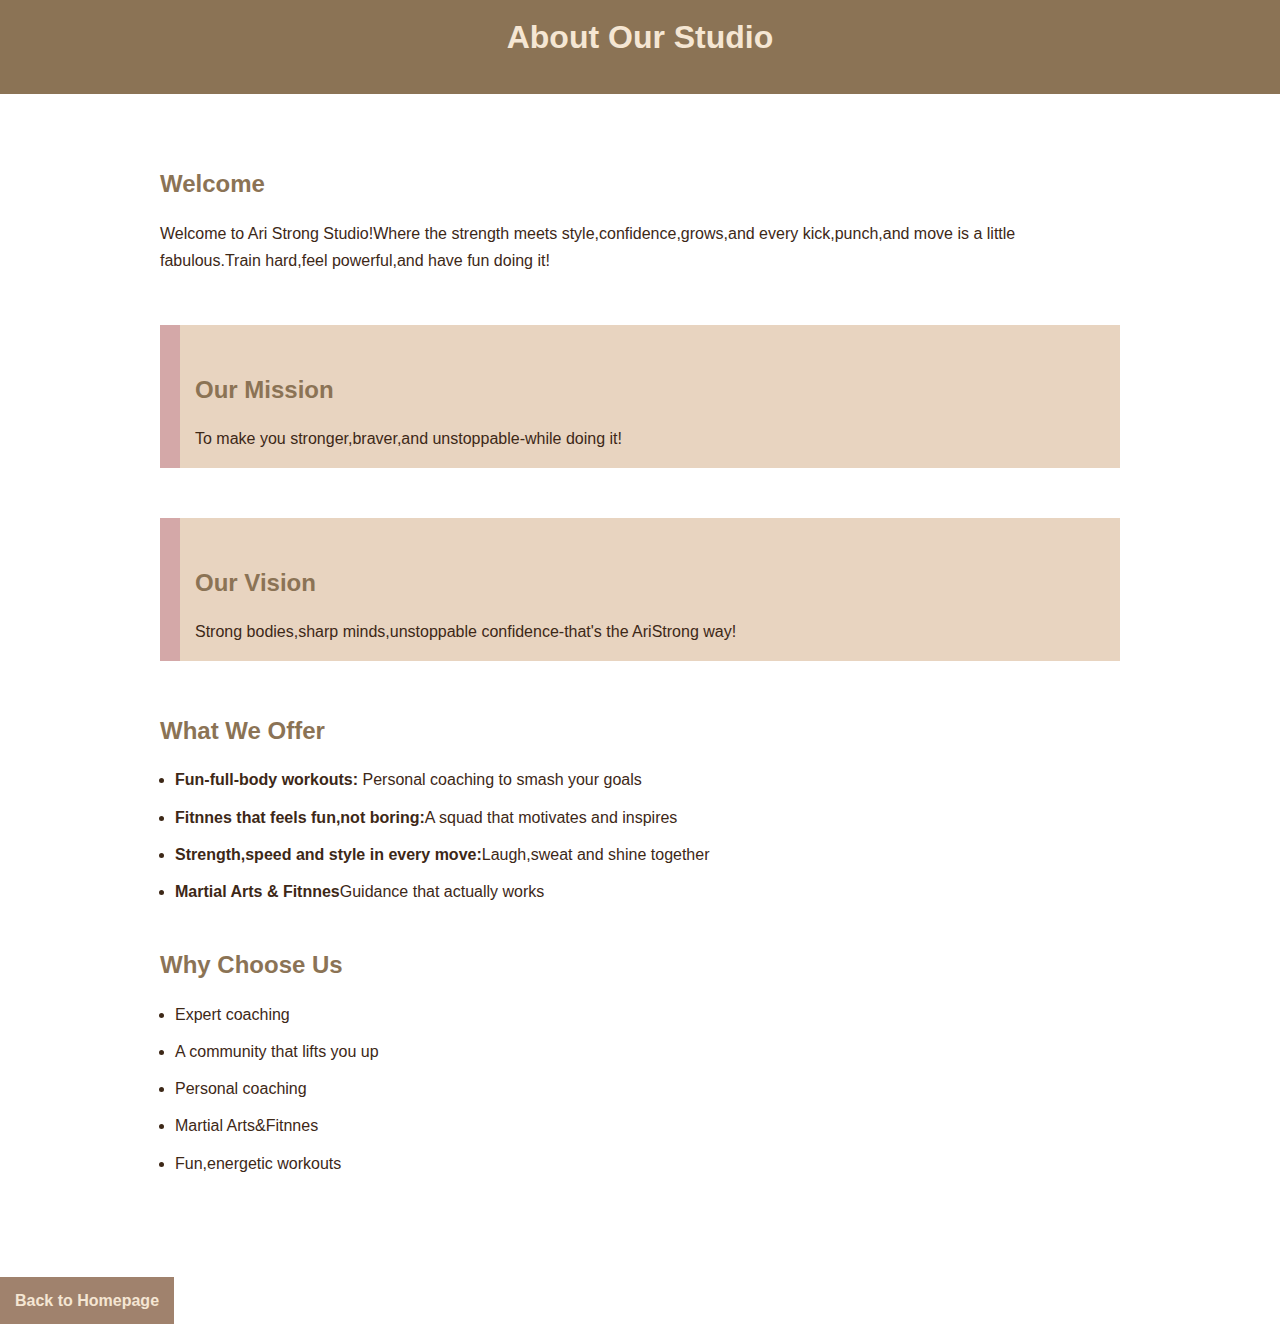
<file: Fitnnes/html/about us.html>
<!DOCTYPE html>
<html lang="en">
  <head>
    <meta charset="UTF-8" />
    <meta name="viewport" content="width=device-width, initial-scale=1.0" />
    <title>About Us - Fitness & Martial Arts Studio</title>
    <link rel="stylesheet" href="../css/about us.css"/>
  </head>

  <body>

    <header>
      <h1>About Our Studio</h1>
    </header>

    <div class="A.M container">
      <section class="section">
        <h2>Welcome</h2>
        <p>
          Welcome to Ari Strong Studio!Where the strength meets
          style,confidence,grows,and every kick,punch,and move is a little
          fabulous.Train hard,feel powerful,and have fun doing it!
        </p>
      </section>

      <section class="section">
        <div class="mission">
          <h2>Our Mission</h2>
          <p>To make you stronger,braver,and unstoppable-while doing it!</p>
        </div>

        <div class="vision">
          <h2>Our Vision</h2>
          <p>
            Strong bodies,sharp minds,unstoppable confidence-that's the
            AriStrong way!
          </p>
        </div>
      </section>

      <section class="section">
        <h2>What We Offer</h2>
        <ul>
          <li>
            <strong>Fun-full-body workouts:</strong> Personal coaching to smash
            your goals
          </li>
          <li>
            <strong>Fitnnes that feels fun,not boring:</strong>A squad that
            motivates and inspires
          </li>
          <li>
            <strong>Strength,speed and style in every move:</strong>Laugh,sweat
            and shine together
          </li>
          <li>
            <strong>Martial Arts & Fitnnes</strong>Guidance that actually works
          </li>
        </ul>
      </section>

      <section class="section">
        <h2>Why Choose Us</h2>
        <ul>
          <li>Expert coaching</li>
          <li>A community that lifts you up</li>
          <li>Personal coaching</li>
          <li>Martial Arts&Fitnnes</li>
          <li>Fun,energetic workouts</li>
        </ul>
      </section>
    </div>
    <div>
      <a href="home.html" class="back-btn">Back to Homepage</a>

    </div>
  </body>
</html>
</file>
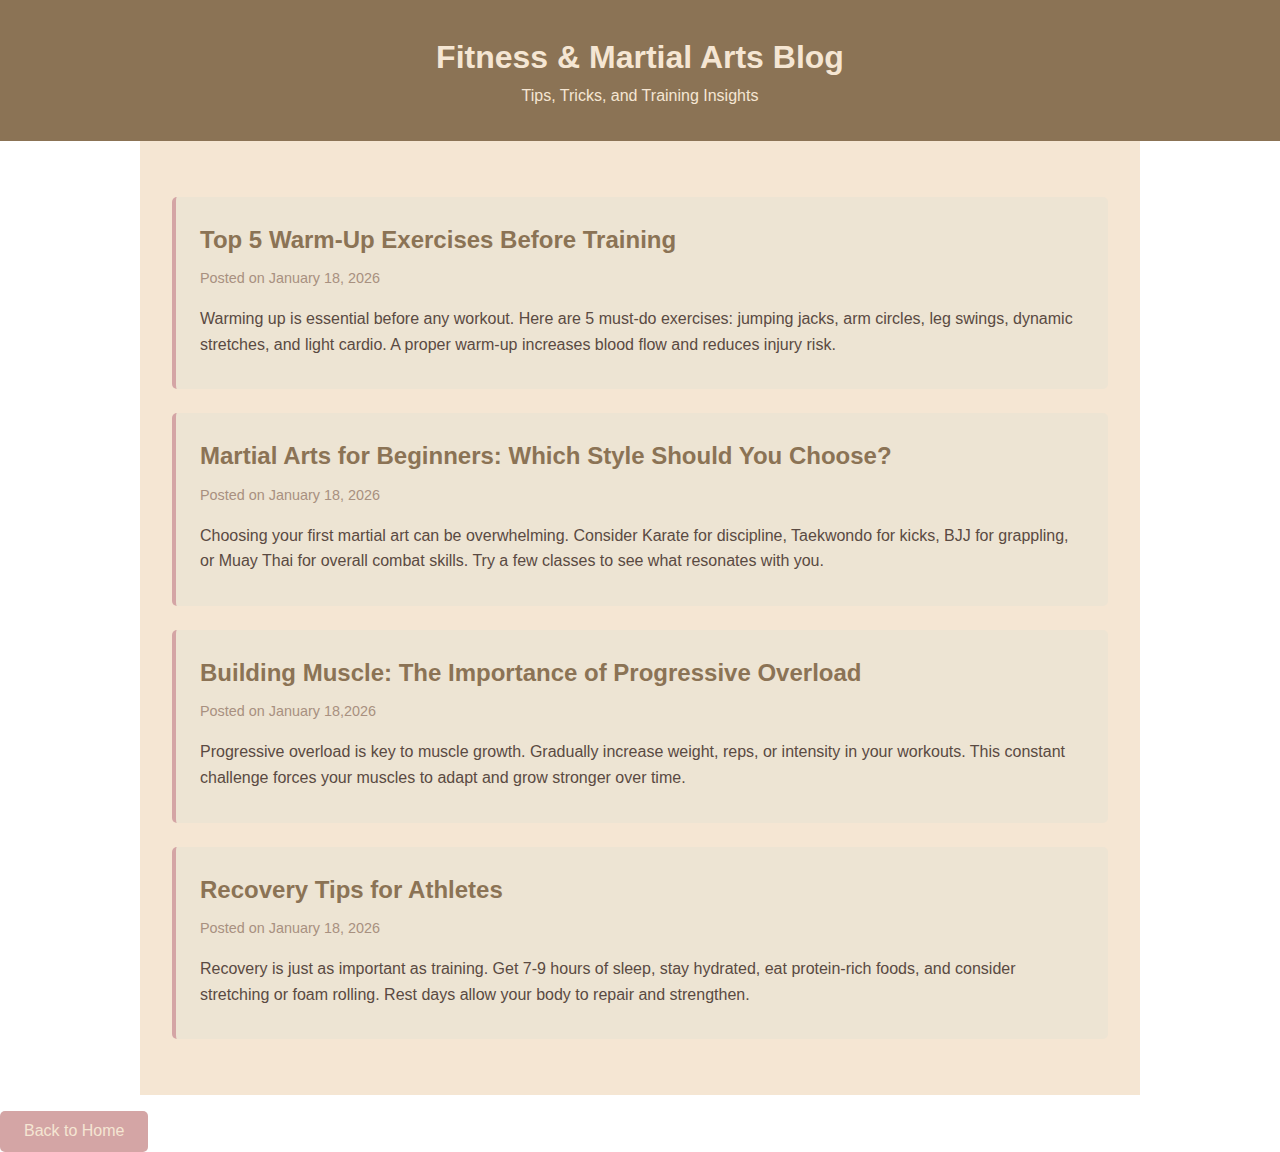
<file: Fitnnes/html/blog or tips.html>
<!DOCTYPE html>
<html lang="en">
  <head>
    <meta charset="UTF-8" />
    <meta name="viewport" content="width=device-width, initial-scale=1.0" />
    <title>Fitness & Martial Arts Blog</title>
    <link rel="stylesheet" href="../css/blog.css" />
  </head>
  <body>
    <header>
      <h1> Fitness & Martial Arts Blog</h1>
      <p>Tips, Tricks, and Training Insights</p>
    </header>

    <div class="container">
      <div class="blog-post">
        <h2>Top 5 Warm-Up Exercises Before Training</h2>
        <p class="date">Posted on January 18, 2026</p>
        <p>
          Warming up is essential before any workout. Here are 5 must-do
          exercises: jumping jacks, arm circles, leg swings, dynamic stretches,
          and light cardio. A proper warm-up increases blood flow and reduces
          injury risk.
        </p>
      </div>

      <div class="blog-post">
        <h2>Martial Arts for Beginners: Which Style Should You Choose?</h2>
        <p class="date">Posted on January 18, 2026</p>
        <p>
          Choosing your first martial art can be overwhelming. Consider Karate
          for discipline, Taekwondo for kicks, BJJ for grappling, or Muay Thai
          for overall combat skills. Try a few classes to see what resonates
          with you.
        </p>
      </div>

      <div class="blog-post">
        <h2>Building Muscle: The Importance of Progressive Overload</h2>
        <p class="date">Posted on January 18,2026</p>
        <p>
          Progressive overload is key to muscle growth. Gradually increase
          weight, reps, or intensity in your workouts. This constant challenge
          forces your muscles to adapt and grow stronger over time.
        </p>
      </div>

      <div class="blog-post">
        <h2>Recovery Tips for Athletes</h2>
        <p class="date">Posted on January 18, 2026</p>
        <p>
          Recovery is just as important as training. Get 7-9 hours of sleep,
          stay hydrated, eat protein-rich foods, and consider stretching or foam
          rolling. Rest days allow your body to repair and strengthen.
        </p>
      </div>
    </div>
    <a href="home.html"><button class="button">Back to Home</button></a>
  </body>
</html>
</file>
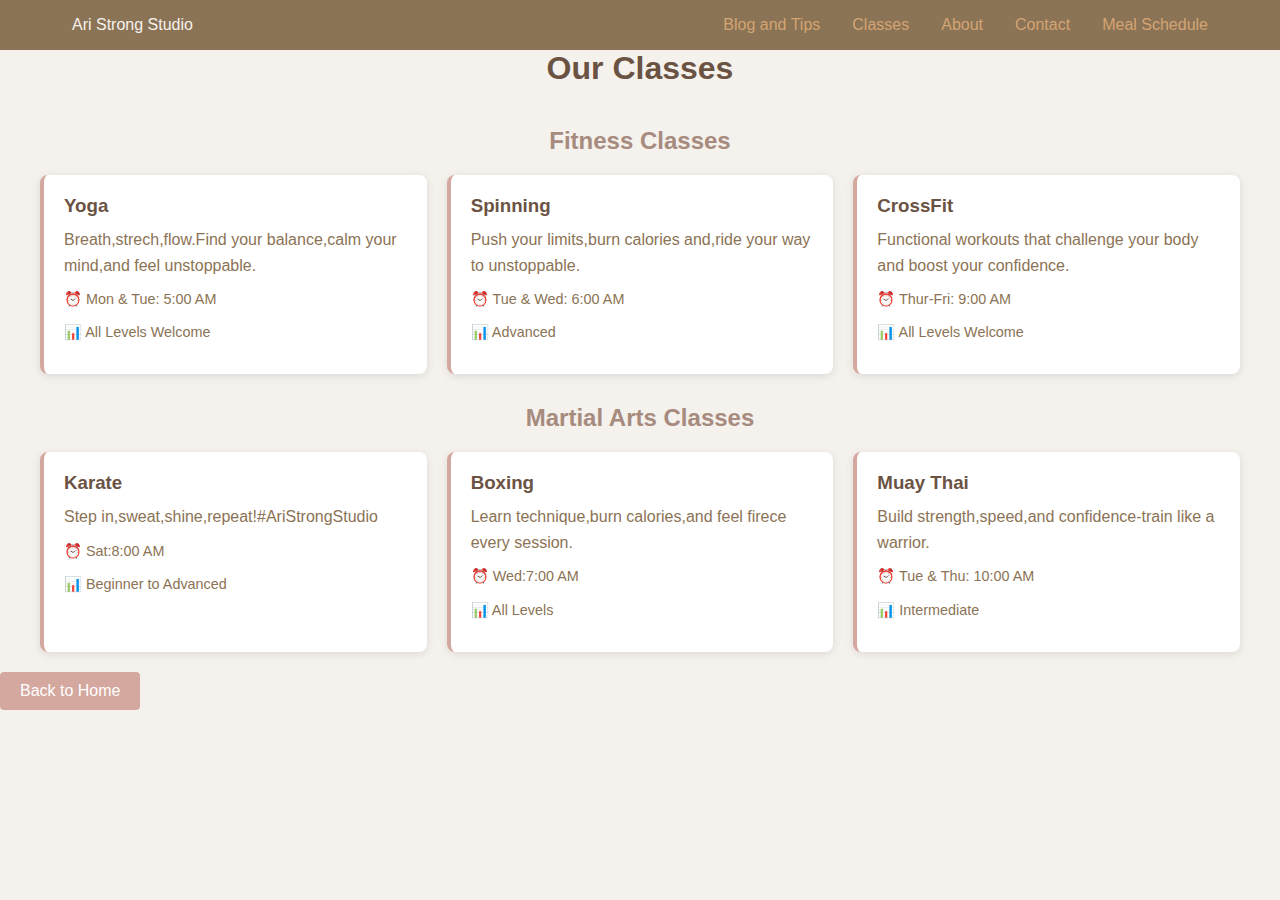
<file: Fitnnes/html/classes.html>
<!DOCTYPE html>
<html lang="en">
<head>
    <meta charset="UTF-8">
    <meta name="viewport" content="width=device-width, initial-scale=1.0">
    <title>Classes - Fitness & Martial Arts Studio</title>
    <link rel="stylesheet" href="../css/classes.css">
</head>
<body>
     <header>
      <nav>
        <div class="logo A.M">Ari Strong Studio</div>
        <ul>
          <li><a href="blog or tips.html">Blog and Tips</a></li>
          <li><a href="classes.html">Classes</a></li>
          <li><a href="about us.html">About</a></li>
          <li><a href="contact.html">Contact</a></li>
          <li><a href="meal schedule.html">Meal Schedule</a></li>
        </ul>
      </nav>
    </header>

    <h1> Our Classes</h1>

    <h2>Fitness Classes</h2>
    <div class="classes-container">
        <div class="class-card">
            <h3>Yoga</h3>
            <p>Breath,strech,flow.Find your balance,calm your mind,and feel unstoppable.</p>
            <p class="time">⏰ Mon & Tue: 5:00 AM</p>
            <p class="level">📊 All Levels Welcome</p>
        </div>
        <div class="class-card">
            <h3>Spinning</h3>
            <p>Push your limits,burn calories and,ride your way to unstoppable.</p>
            <p class="time">⏰ Tue & Wed: 6:00 AM</p>
            <p class="level">📊 Advanced</p>
        </div>
        <div class="class-card">
            <h3>CrossFit</h3>
            <p>Functional workouts that challenge your body  and boost your confidence.</p>
            <p class="time">⏰ Thur-Fri: 9:00 AM</p>
            <p class="level">📊 All Levels Welcome</p>
        </div>
    </div>

    <h2>Martial Arts Classes</h2>
    <div class="classes-container">
        <div class="class-card">
            <h3>Karate</h3>
            <p>Step in,sweat,shine,repeat!#AriStrongStudio</p>
            <p class="time">⏰ Sat:8:00 AM</p>
            <p class="level">📊 Beginner to Advanced</p>
        </div>
        <div class="class-card">
            <h3>Boxing</h3>
            <p>Learn technique,burn calories,and feel firece every session.</p>
            <p class="time">⏰ Wed:7:00 AM</p>
            <p class="level">📊 All Levels</p>
        </div>
        <div class="class-card">
            <h3>Muay Thai</h3>
            <p>Build strength,speed,and confidence-train like a warrior.</p>
            <p class="time">⏰ Tue & Thu: 10:00 AM</p>
            <p class="level">📊 Intermediate</p>
        </div>
    </div>
    <div>
        <a href="home.html" class="btn">Back to Home</a>
    </div>
</body>
</html>
</file>
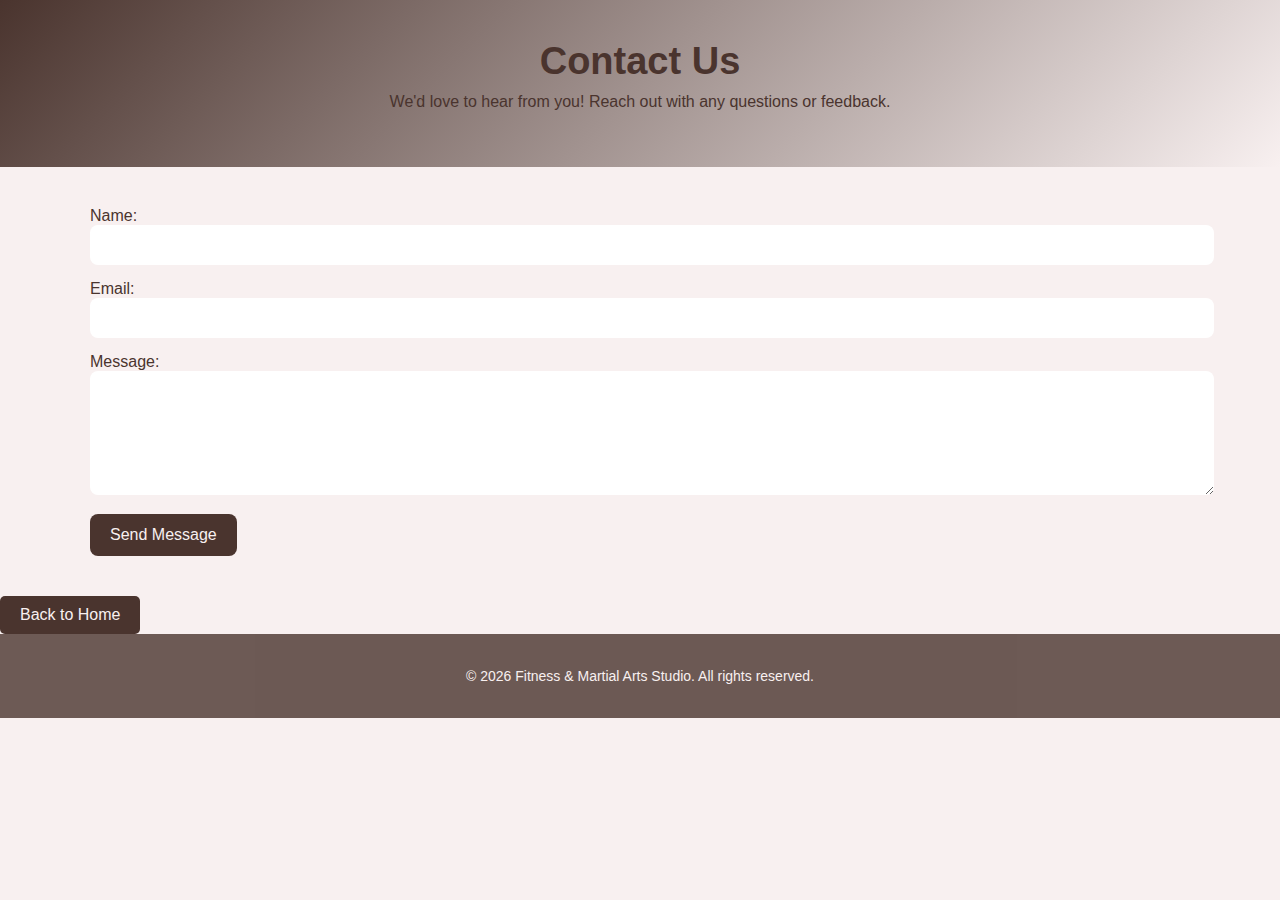
<file: Fitnnes/html/contact.html>
<!DOCTYPE html>
<html lang="en">
<head>
    <meta charset="UTF-8">
    <meta name="viewport" content="width=device-width, initial-scale=1.0">
    <title>Contact Us|Fitness and Martial Arts Studio</title>
    <link rel="stylesheet" href="../css/contact.css">
</head>
<body>
    <header>
        <h1>Contact Us</h1>
        <p>We'd love to hear from you! Reach out with any questions or feedback.</p>
    </header>

    <div class="contact-container">
        <form action="https://formsubmit.co/arijeta.g.mustafash@gmail.com" method="POST" class="contact-form">
            <label for="name">Name:</label>
            <input type="text" id="name" name="name" required>

            <label for="email">Email:</label>
            <input type="email" id="email" name="email" required>

            <label for="message">Message:</label>
            <textarea id="message" name="message" rows="5" required></textarea>

            <button type="submit">Send Message</button>
        </form>
    </div>
<a href="home.html"><button class="button">Back to Home</button></a>
    <footer>
        <p>&copy; 2026 Fitness & Martial Arts Studio. All rights reserved.</p>
    </footer>
    
</body>
</html>
</file>
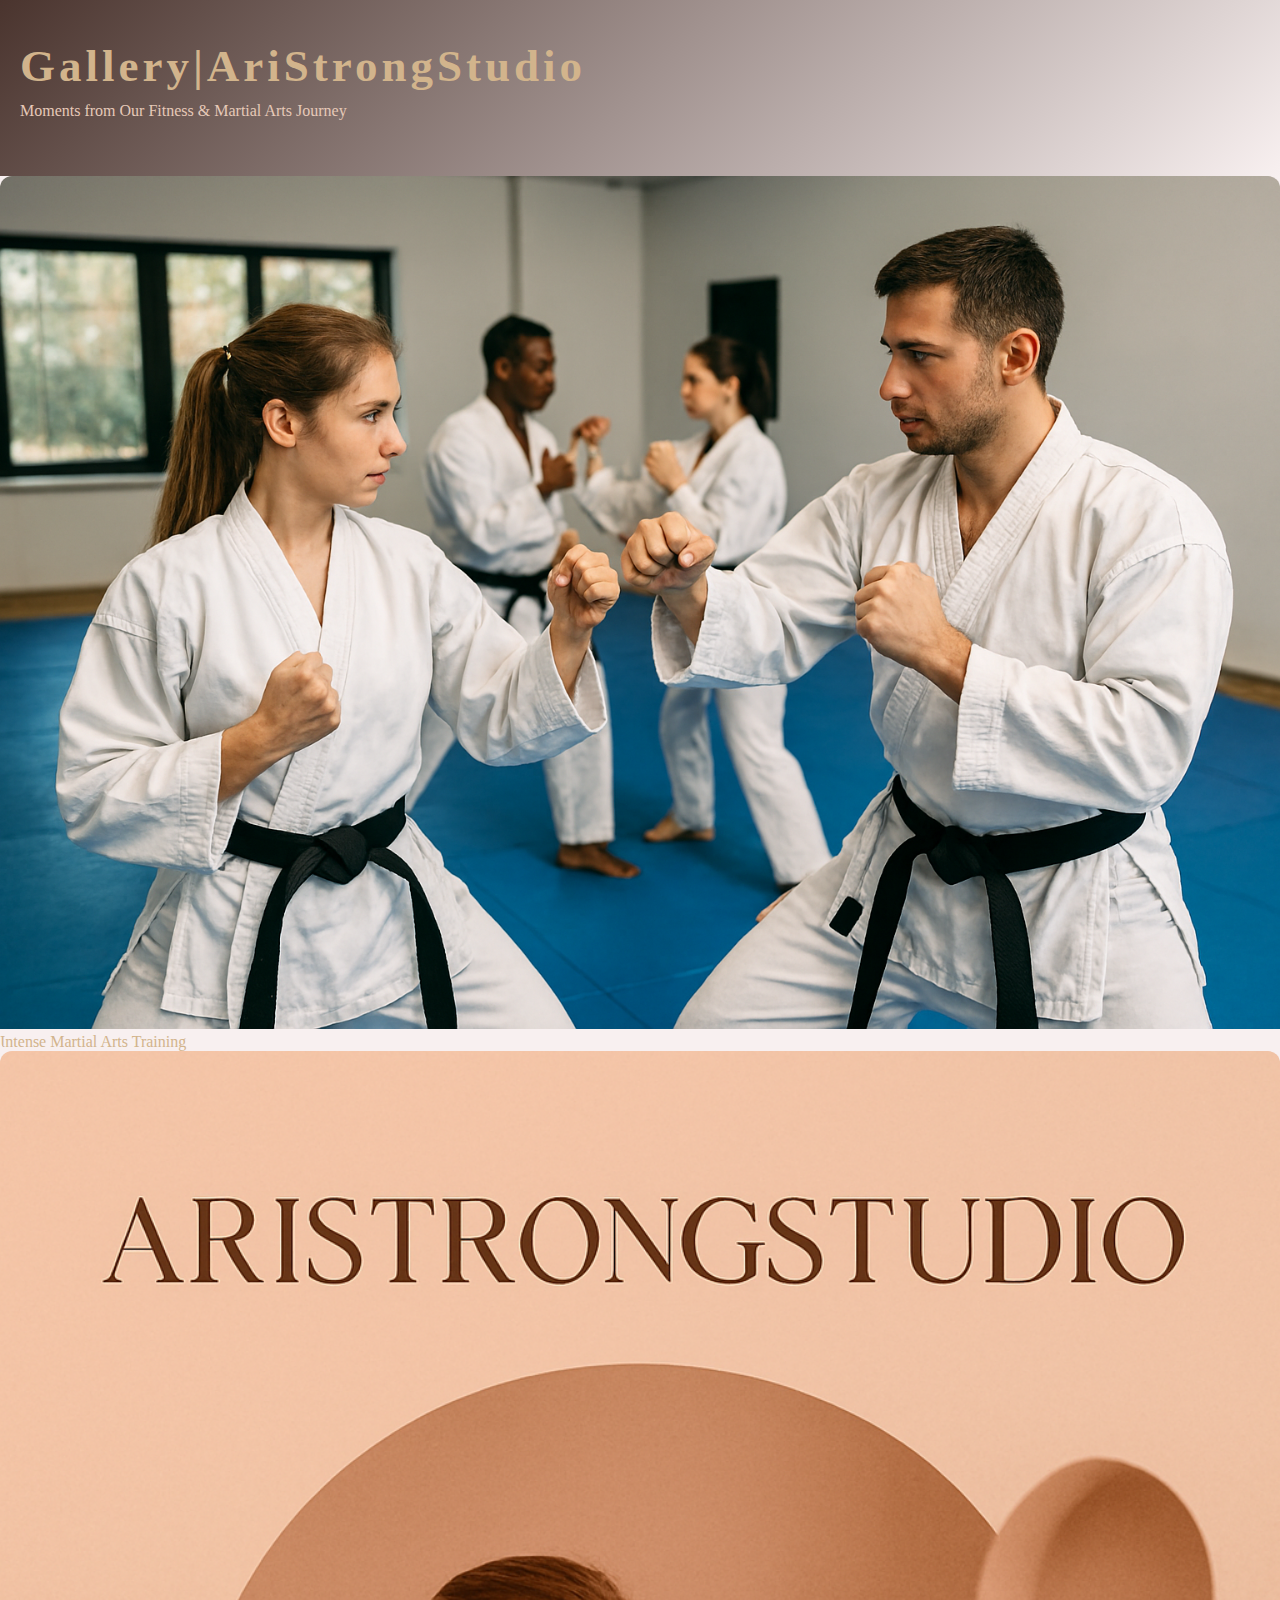
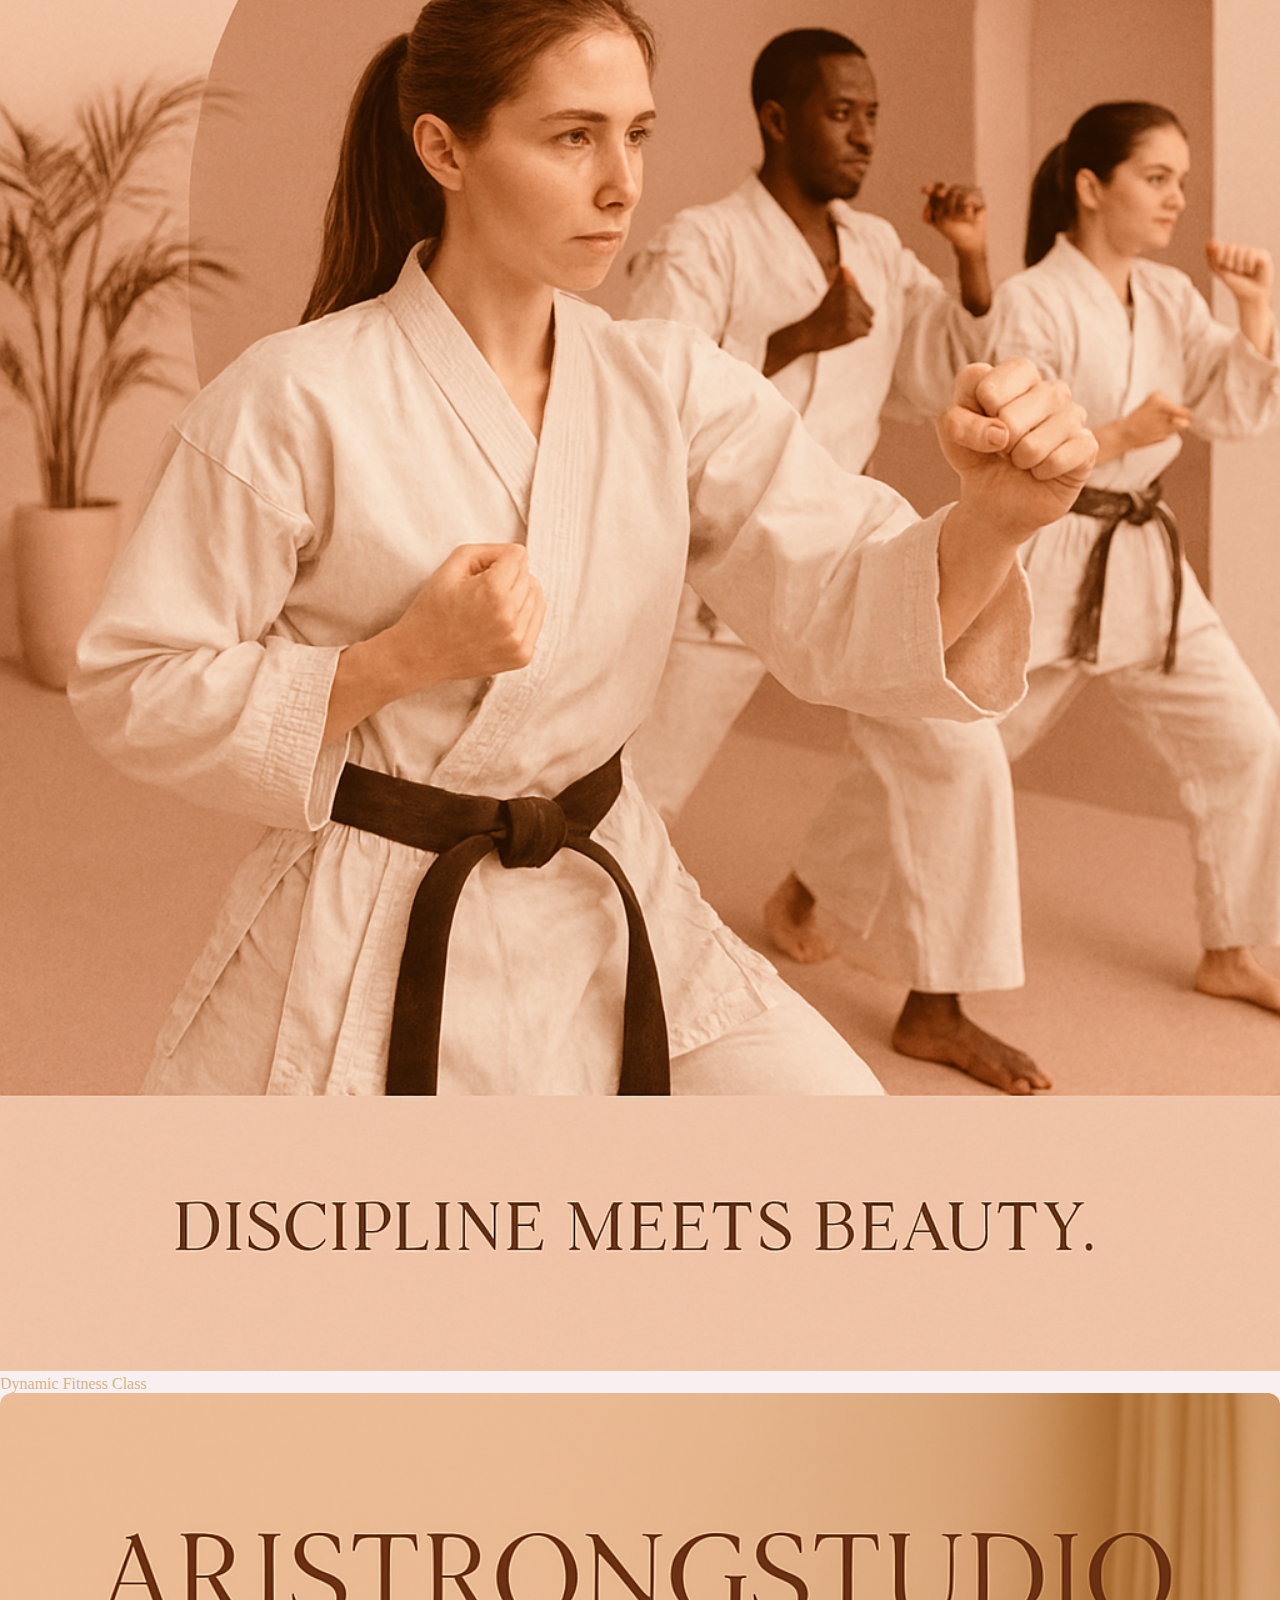
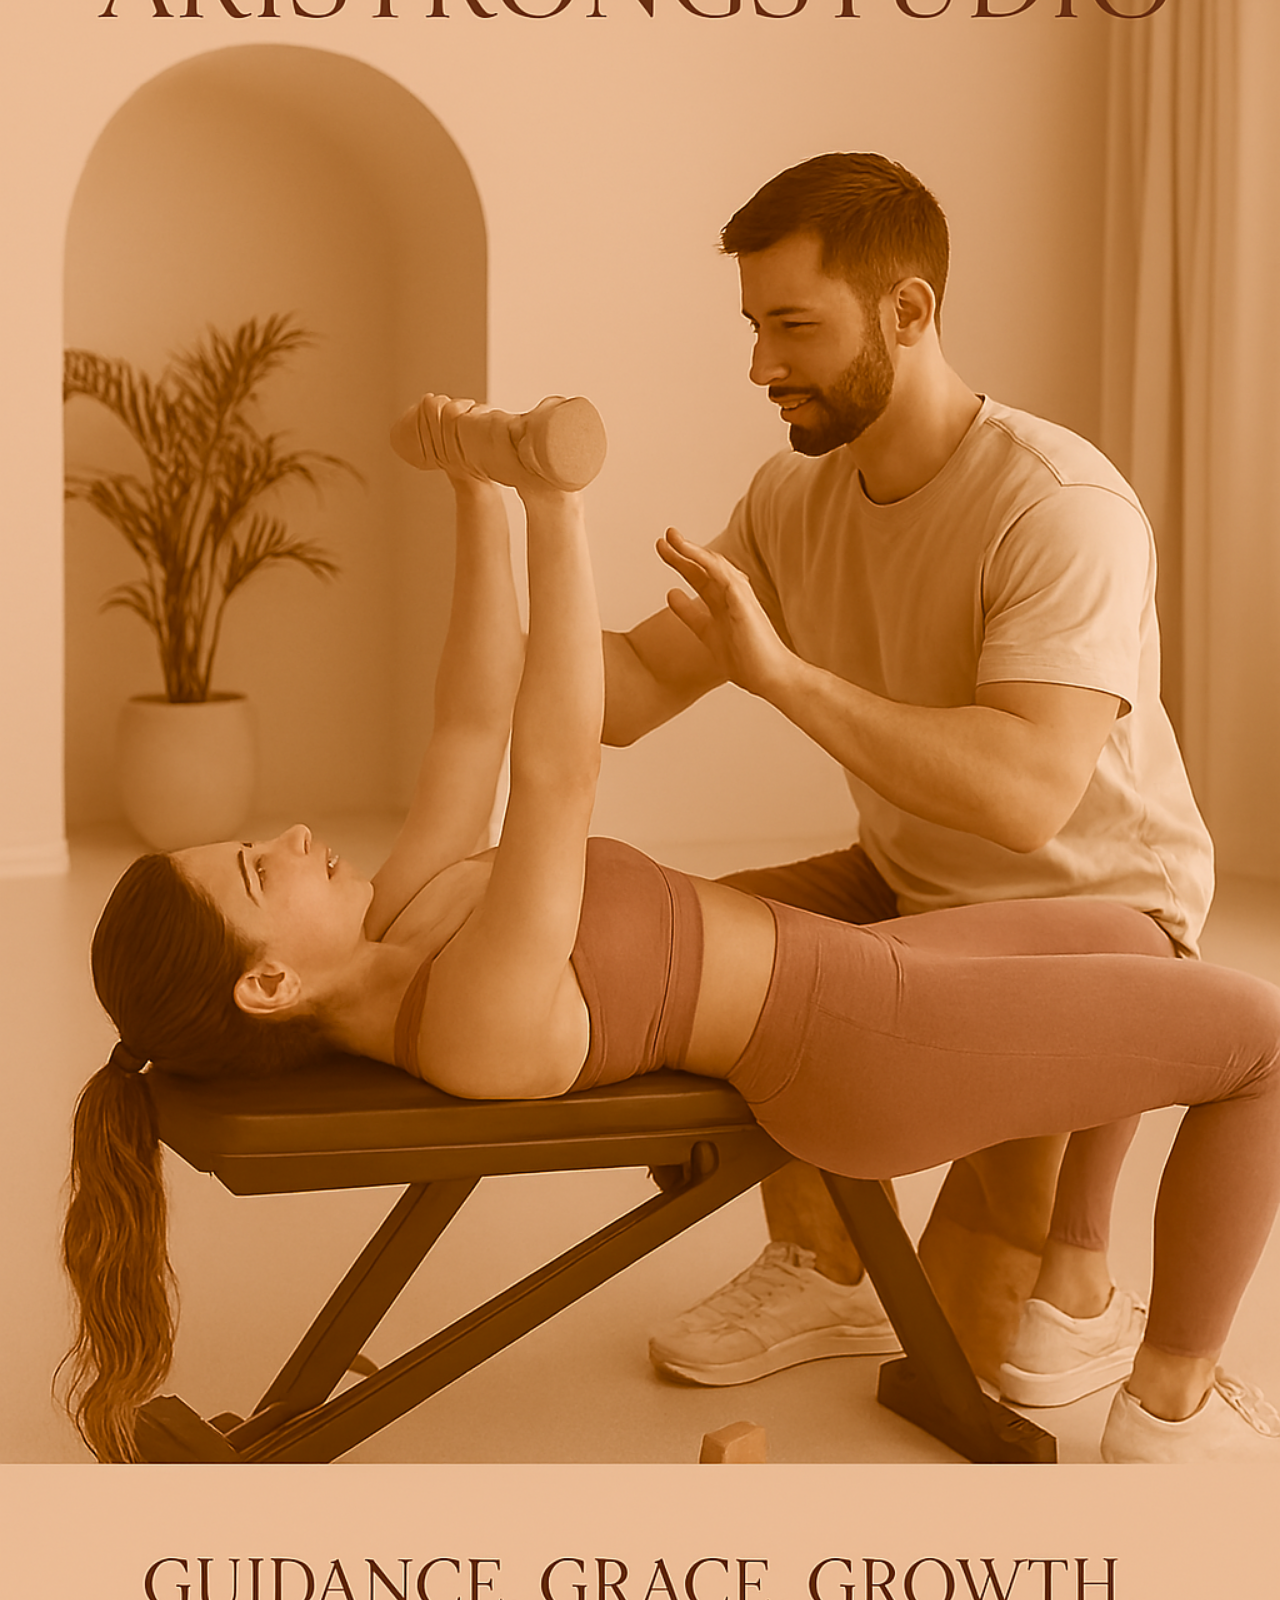
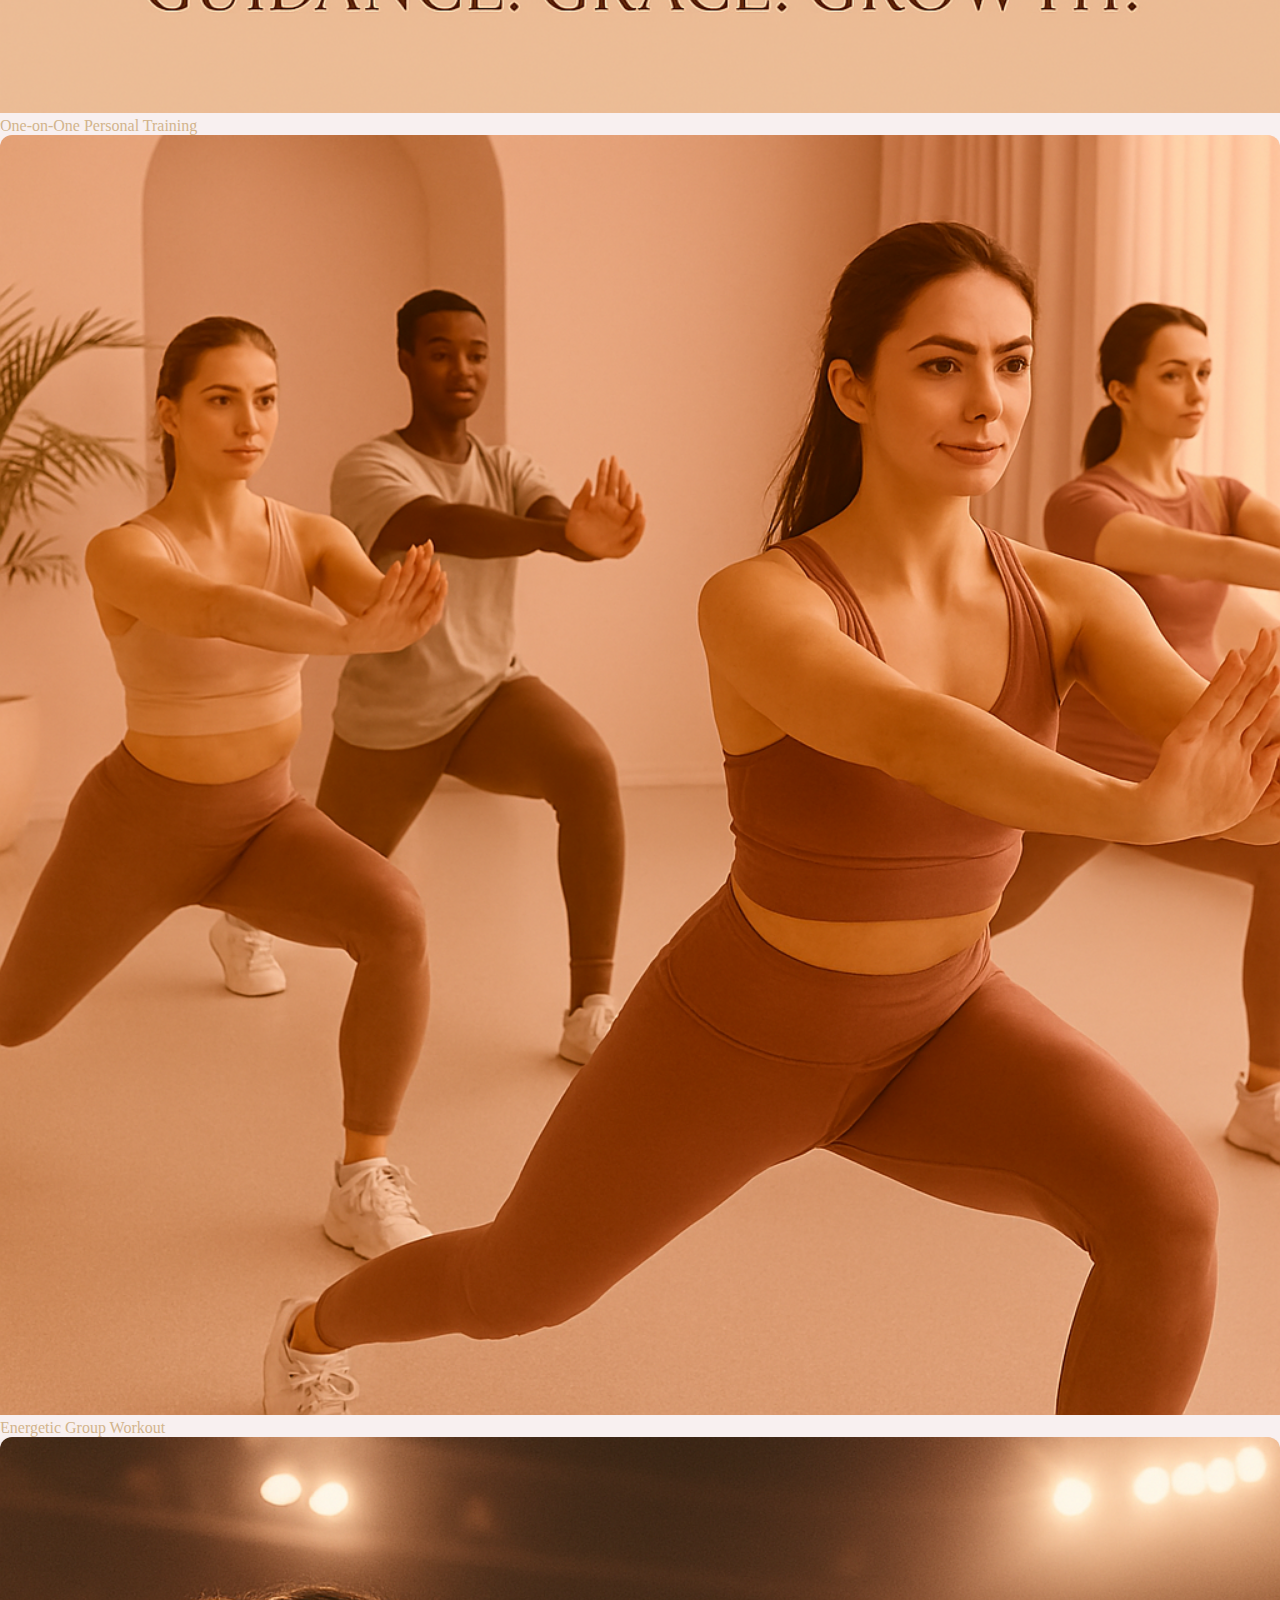
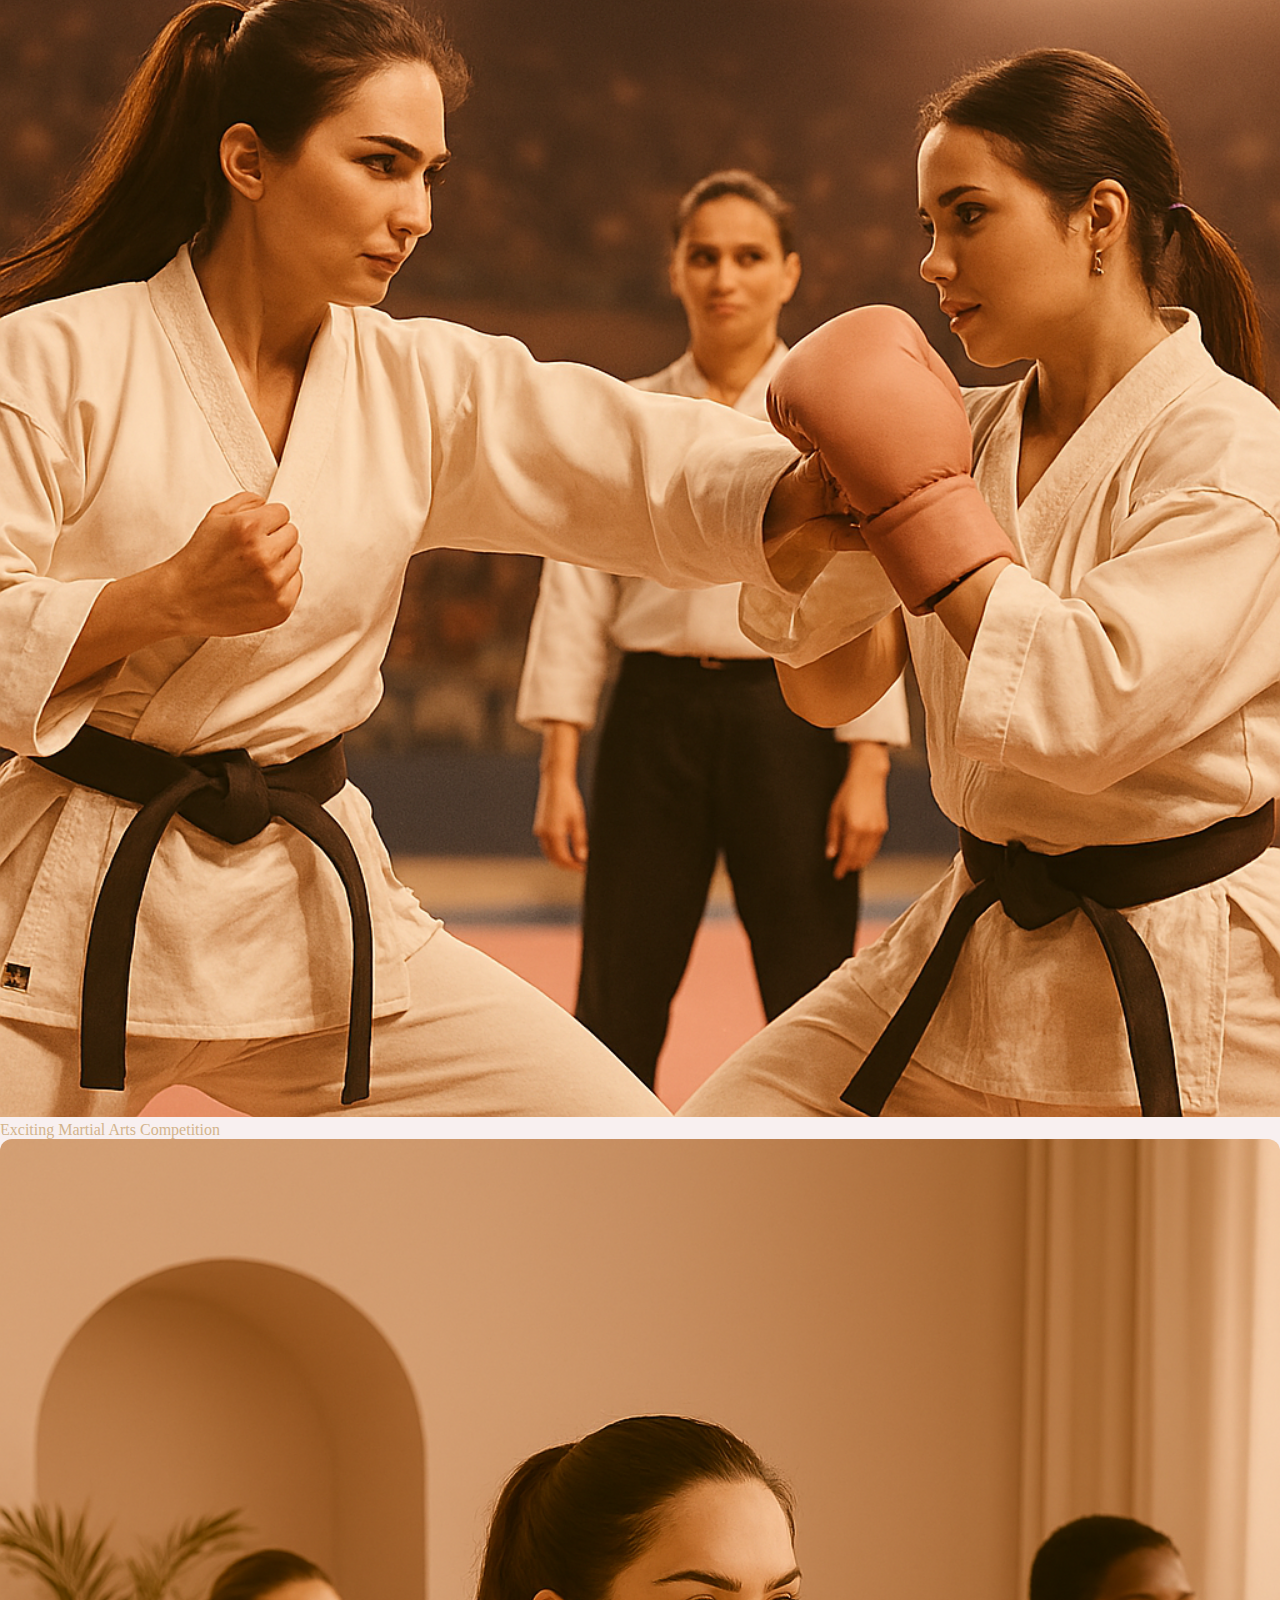
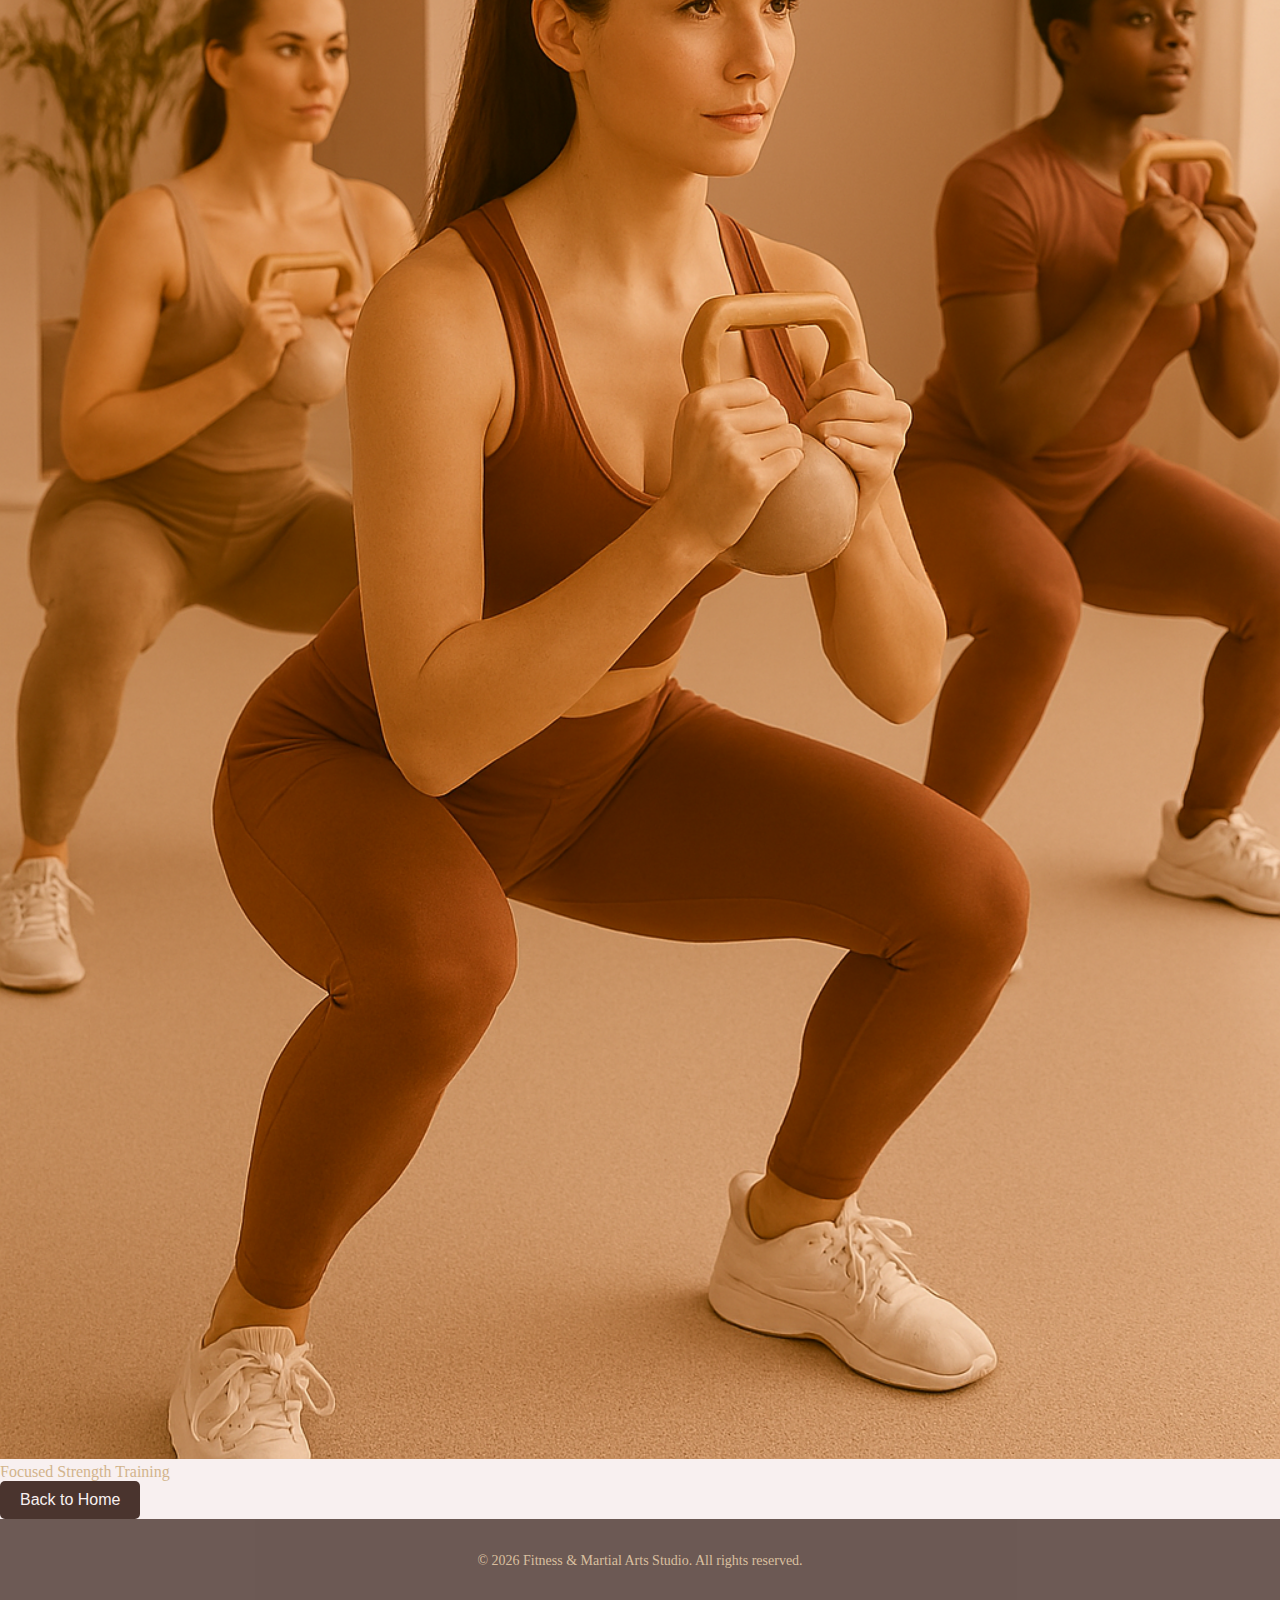
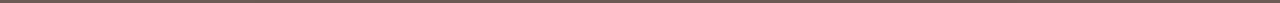
<file: Fitnnes/html/gallery.html>
<!DOCTYPE html>
<html lang="en">
<head>
    <meta charset="UTF-8">
    <meta name="viewport" content="width=device-width, initial-scale=1.0">
    <title>Gallery | Fitness & Martial Arts Studio</title>
    <link rel="stylesheet" href="../css/gallery.css">
    </head>
<body>
    <header>
        <h1> Gallery|AriStrongStudio</h1>
        <p>Moments from Our Fitness & Martial Arts Journey</p>
    </header>

    <div class="gallery-container">
        <div class="gallery-grid">
            <div class="gallery-item">
                <img src="../images/Martial arts training.png" alt="Martial Arts Training Session">
                <div class="caption">Intense Martial Arts Training</div>
            </div>
            <div class="gallery-item">
                <img src="../images/A fitness poster for.png" alt="Fitness Class in Action">
                <div class="caption">Dynamic Fitness Class</div>
            </div>
            <div class="gallery-item">
                <img src="../images/Personal training.png" alt="Personal Training Session">
                <div class="caption">One-on-One Personal Training</div>
            </div>
            <div class="gallery-item">
                <img src="../images/Group workout .png" alt="Group Workout Session">
                <div class="caption">Energetic Group Workout</div>
            </div>
            <div class="gallery-item">
                <img src="../images/A martial arts competition.png" alt="Martial Arts Competition">
                <div class="caption">Exciting Martial Arts Competition</div>
            </div>
            <div class="gallery-item">
                <img src="../images/A feminine strength training.png" alt="Strength Training">
                <div class="caption">Focused Strength Training</div>
            </div>
        </div>
    </div>
 <a href="home.html"><button class="button">Back to Home</button></a>
    <footer>
        <p>&copy; 2026 Fitness & Martial Arts Studio. All rights reserved.</p>
    </footer>
    
</body>
</html>
</file>
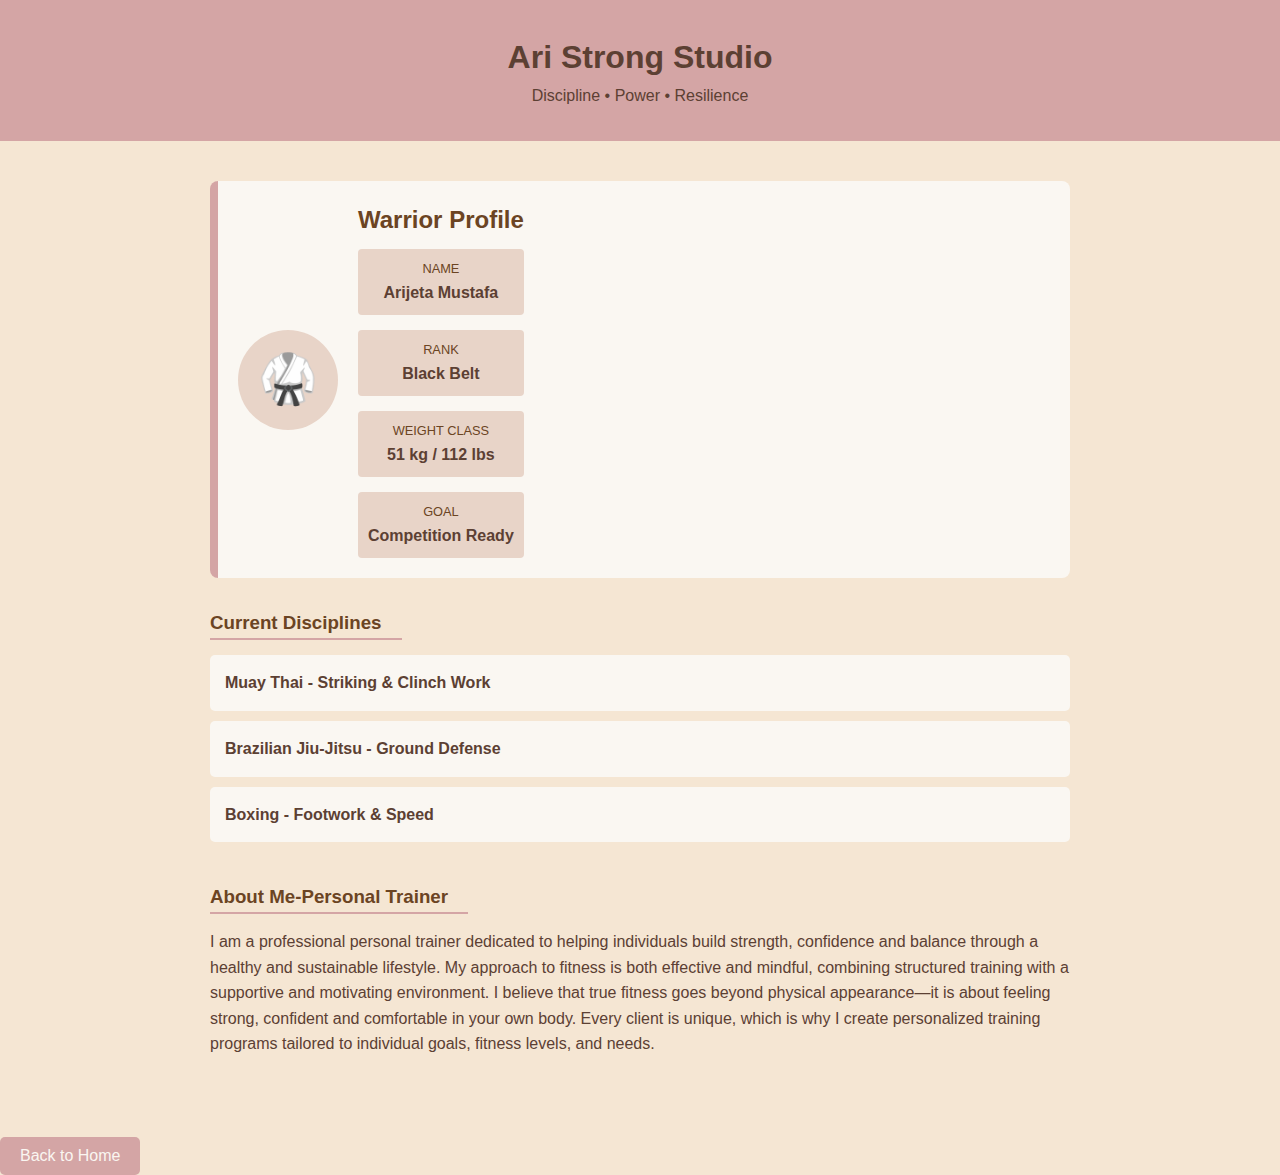
<file: Fitnnes/html/get started.html>
<!DOCTYPE html>
<html lang="en">
<head>
    <meta charset="UTF-8">
    <meta name="viewport" content="width=device-width, initial-scale=1.0">
    <title>Warrior Fitness & Martial Arts</title>
    <link rel="stylesheet" href="../css/get started.css">
</head>
<body>

    <header>
        <h1>Ari Strong Studio</h1>
        <p>Discipline • Power • Resilience</p>
    </header>

    <div class="container">
        
        <section class="profile-card">
            <div class="profile-img">🥋</div>
            <div class="info-details">
                <h2>Warrior Profile</h2>
                <div class="stats-grid">
                    <div class="stat-item">
                        <span>Name</span>
                        <strong>Arijeta Mustafa</strong>
                    </div>
                    <div class="stat-item">
                        <span>Rank</span>
                        <strong>Black Belt</strong>
                    </div>
                    <div class="stat-item">
                        <span>Weight Class</span>
                        <strong>51 kg / 112 lbs</strong>
                    </div>
                    <div class="stat-item">
                        <span>Goal</span>
                        <strong>Competition Ready</strong>
                    </div>
                </div>
            </div>
        </section>

        <section class="content-section">
            <h3>Current Disciplines</h3>
            <ul class="discipline-list">
                <li class="discipline-item">Muay Thai - Striking & Clinch Work</li>
                <li class="discipline-item">Brazilian Jiu-Jitsu - Ground Defense</li>
                <li class="discipline-item">Boxing - Footwork & Speed</li>
            </ul>
        </section>

        <section class="content-section">
            <h3>About Me-Personal Trainer</h3>
            <p>I am a professional personal trainer dedicated to helping individuals build strength, confidence and balance through a healthy and sustainable lifestyle. My approach to fitness is both effective and mindful, combining structured training with a supportive and motivating environment.
            I believe that true fitness goes beyond physical appearance—it is about feeling strong, confident and comfortable in your own body. Every client is unique, which is why I create personalized training programs tailored to individual goals, fitness levels, and needs.
            </p>
        </section>

    </div>
</div>
 <a href="home.html"><button class="button">Back to Home</button></a>

</body>
</html>
</file>
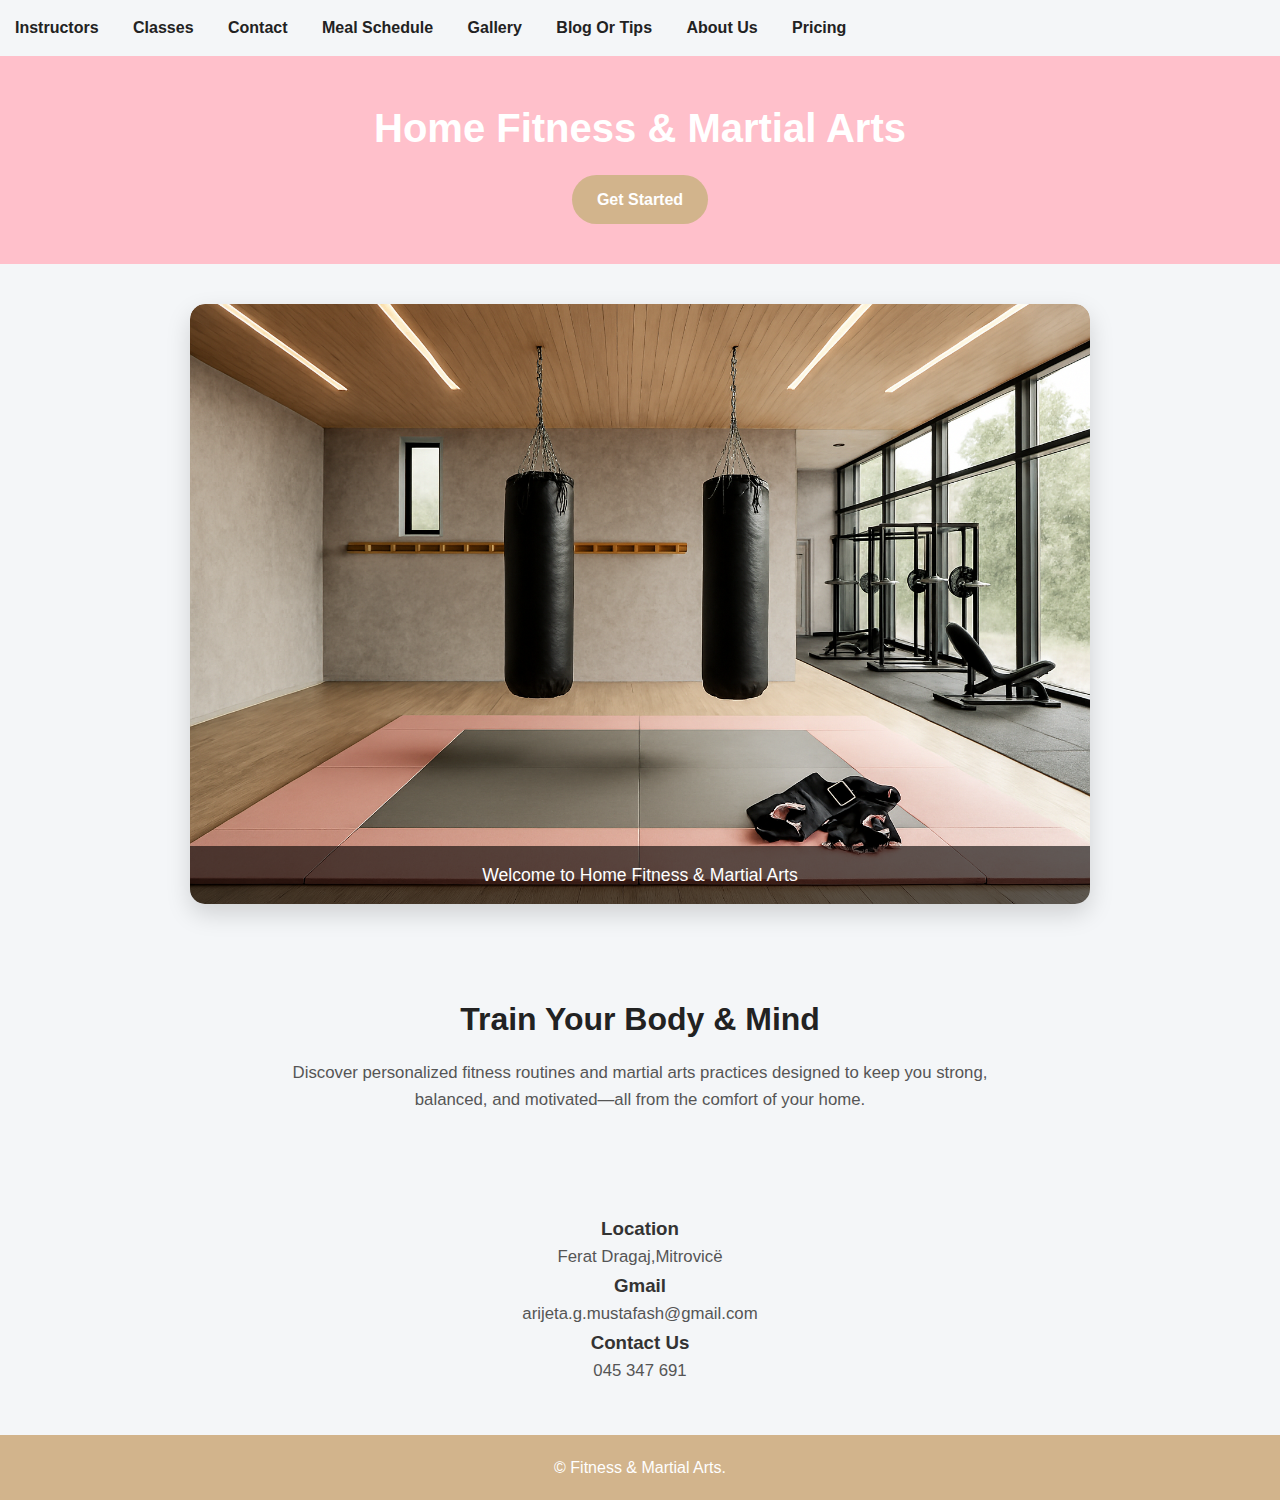
<file: Fitnnes/html/home.html>
<!DOCTYPE html>
<html lang="en">
<head>
    <meta charset="UTF-8">
    <meta name="viewport" content="width=device-width, initial-scale=1.0">
    <title>Home Fitness & Martial Arts</title>
    <link rel="stylesheet" href="../css/style.css">
</head>
<body >
    <li><a href="instructors.html">instructors</a></li>
    <li><a href="classes.html">classes</a></li>
    <li><a href="contact.html">contact</a></li>
    <li><a href="meal schedule.html">meal schedule</a></li>
    <li><a href="gallery.html">gallery</a></li>
    <li><a href="blog or tips.html">blog or tips</a></li>
    <li><a href="about us.html">about us</a></li>
    <li><a href="pricing.html">pricing</a></li>
    <header>
        <h1>Home Fitness & Martial Arts</h1>
        <nav>
            <a href="get started.html">Get Started</a>
        </nav>
    </header>
    <div class="gallery-container">
        <div class="gallery-grid">
            <div class="gallery-item">
                <img src="../images/PHOTO.png" alt="Home Fitness & Martial Arts">
                <div class="caption">Welcome to Home Fitness & Martial Arts</div>
            </div>
        </div>
    </div>
    <section class="intro">
        <h2>Train Your Body & Mind </h2>
        <p>Discover personalized fitness routines and martial arts practices designed to keep you strong, balanced, and motivated—all from the comfort of your home.</p>
    </section>

    <section class="cards">
        <div class="card" id="location">
            <h3>Location</h3>
            <p>Ferat Dragaj,Mitrovicë</p>
        </div>

        <div class="card" id="gmail">
            <h3>Gmail</h3>
            <p>arijeta.g.mustafash@gmail.com</p>
        </div>

        <div class="card" id="contact">
            <h3>Contact Us</h3>
            <p>045 347 691</p>
        </div>

    </section>

    <footer>&copy; Fitness & Martial Arts.</footer>

</body>
</file>
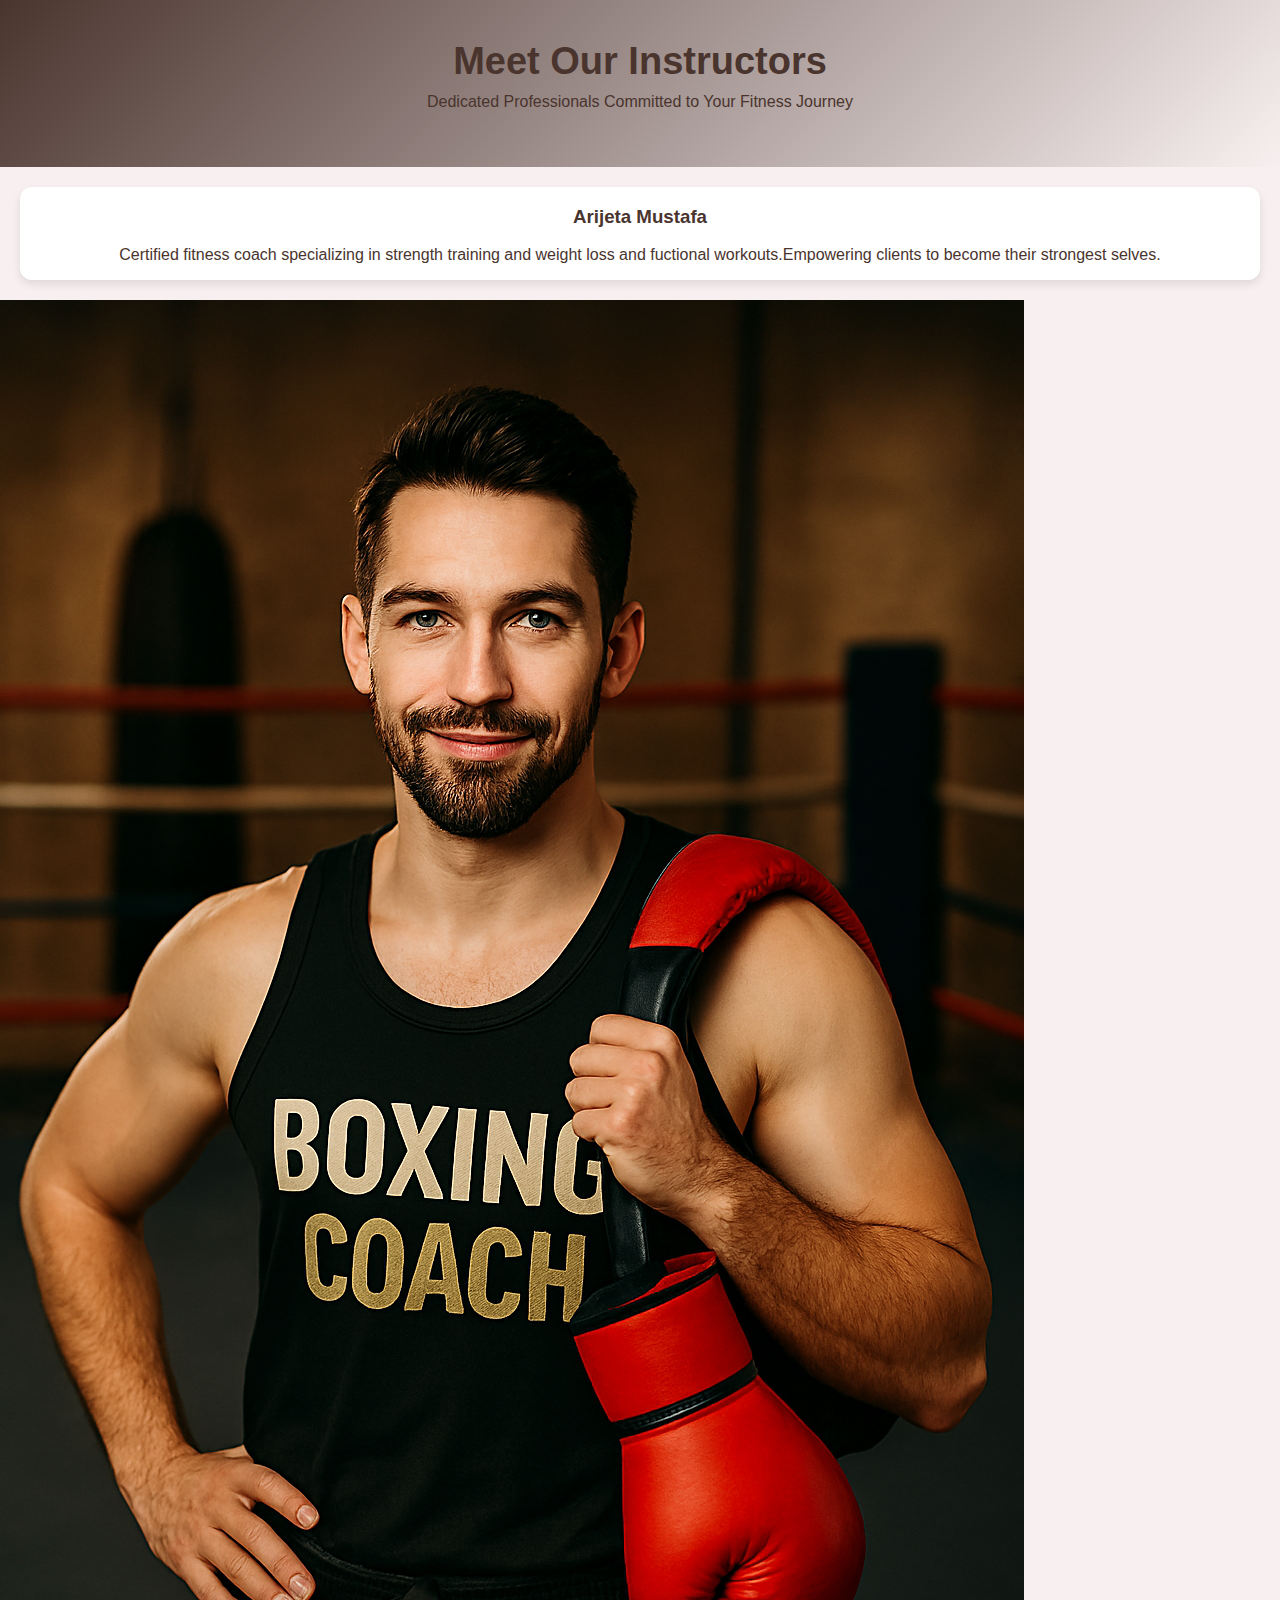
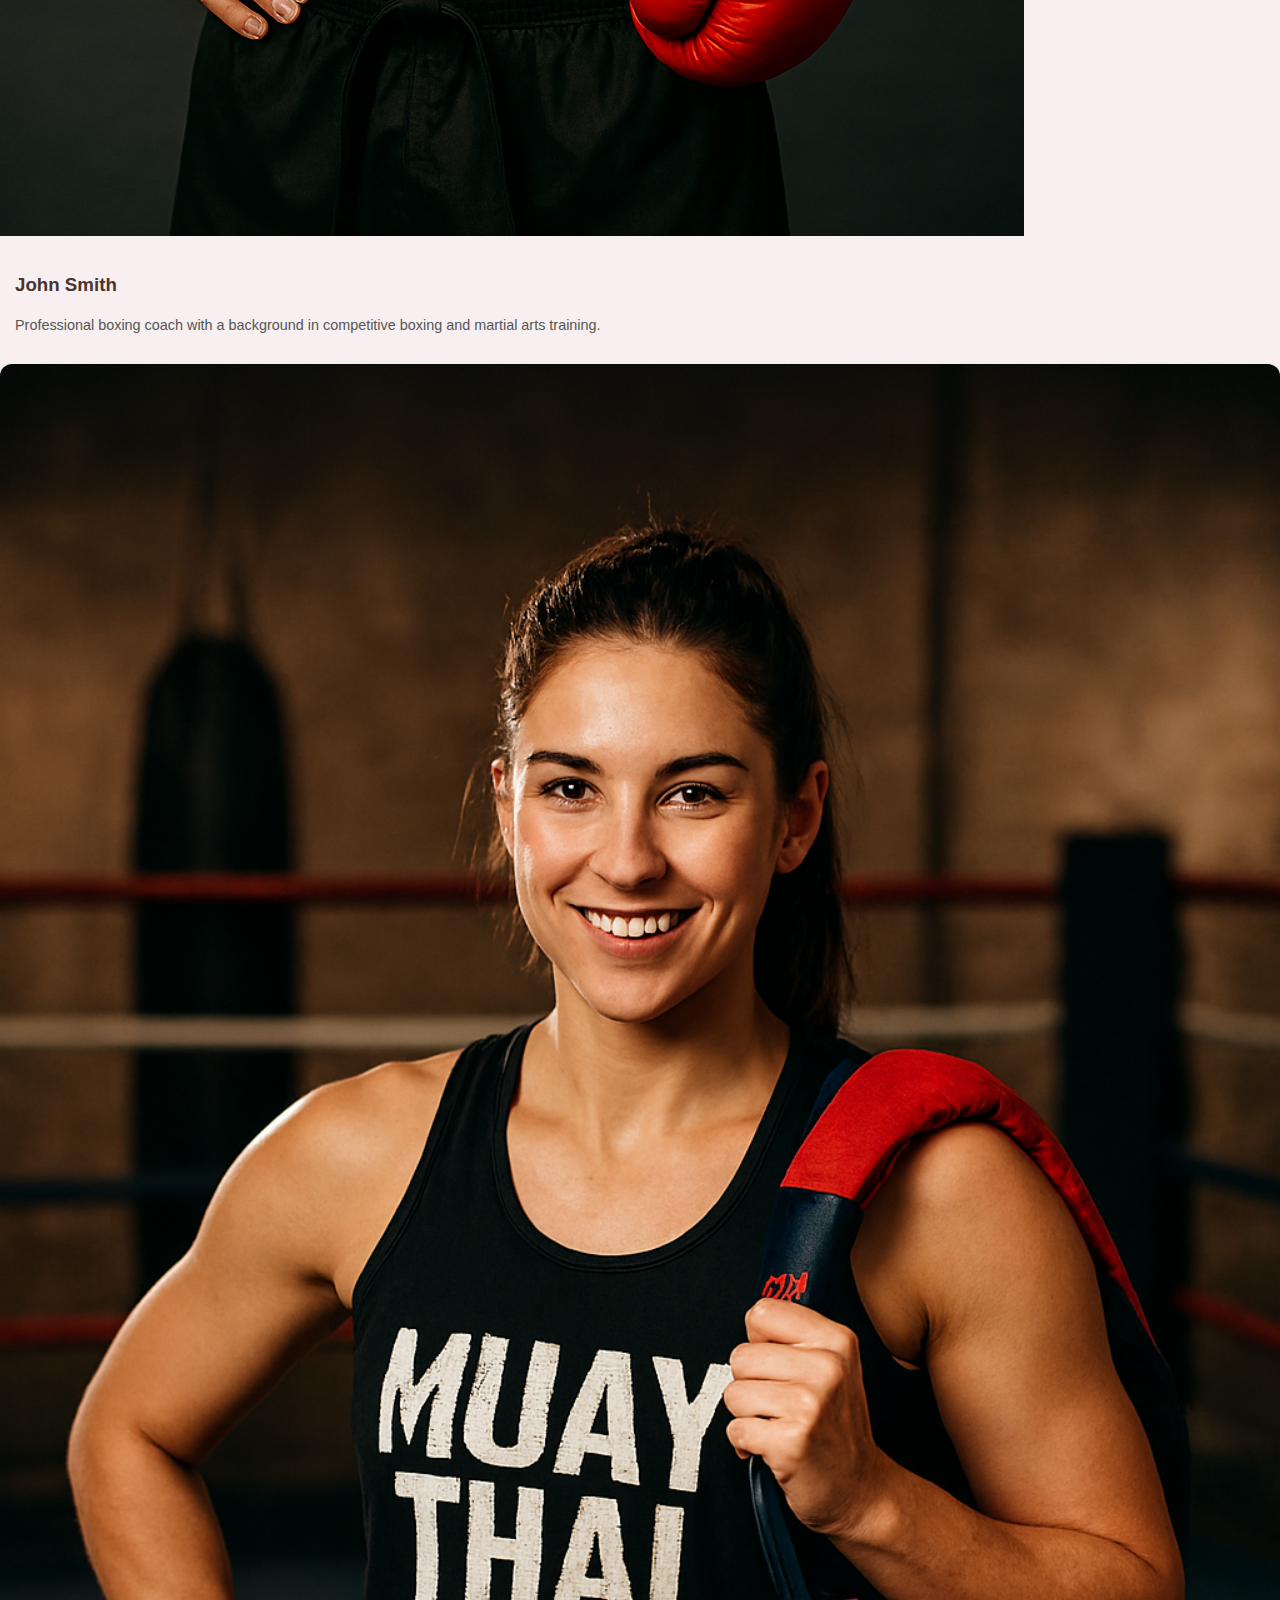
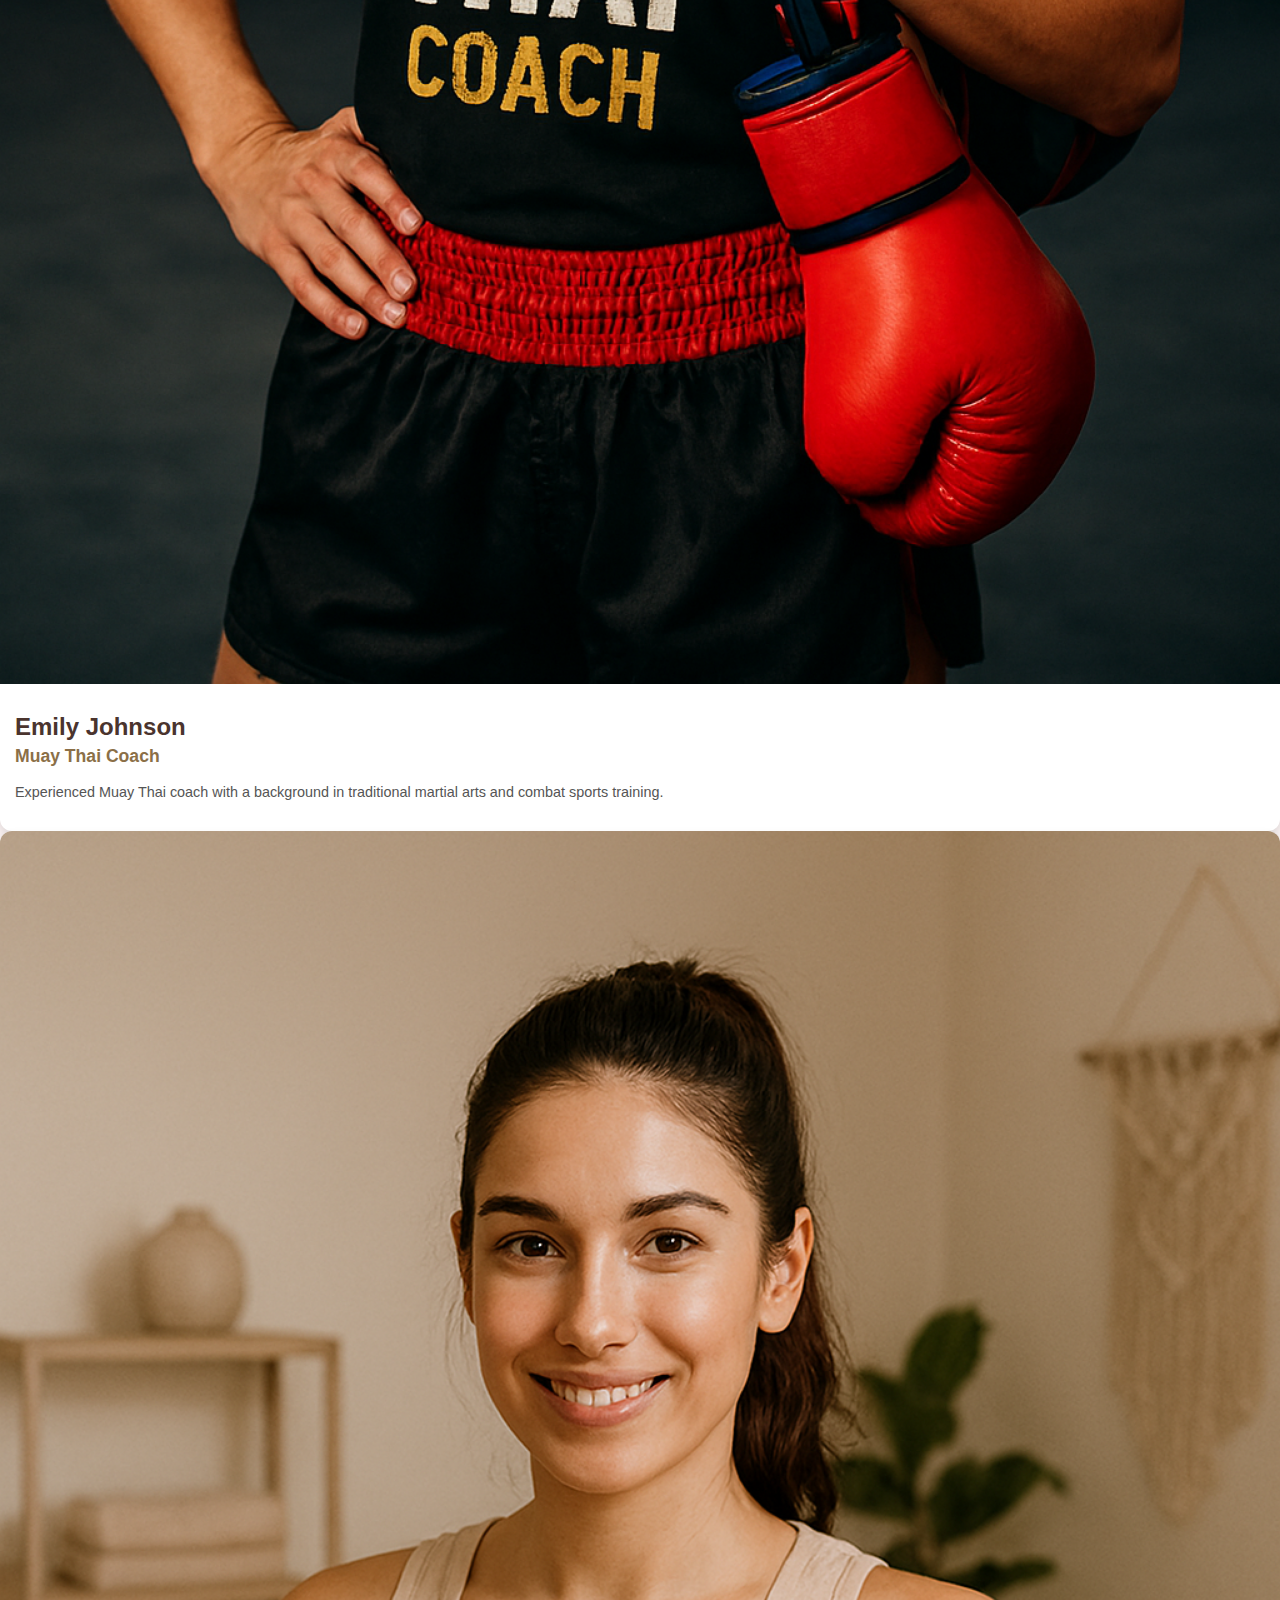
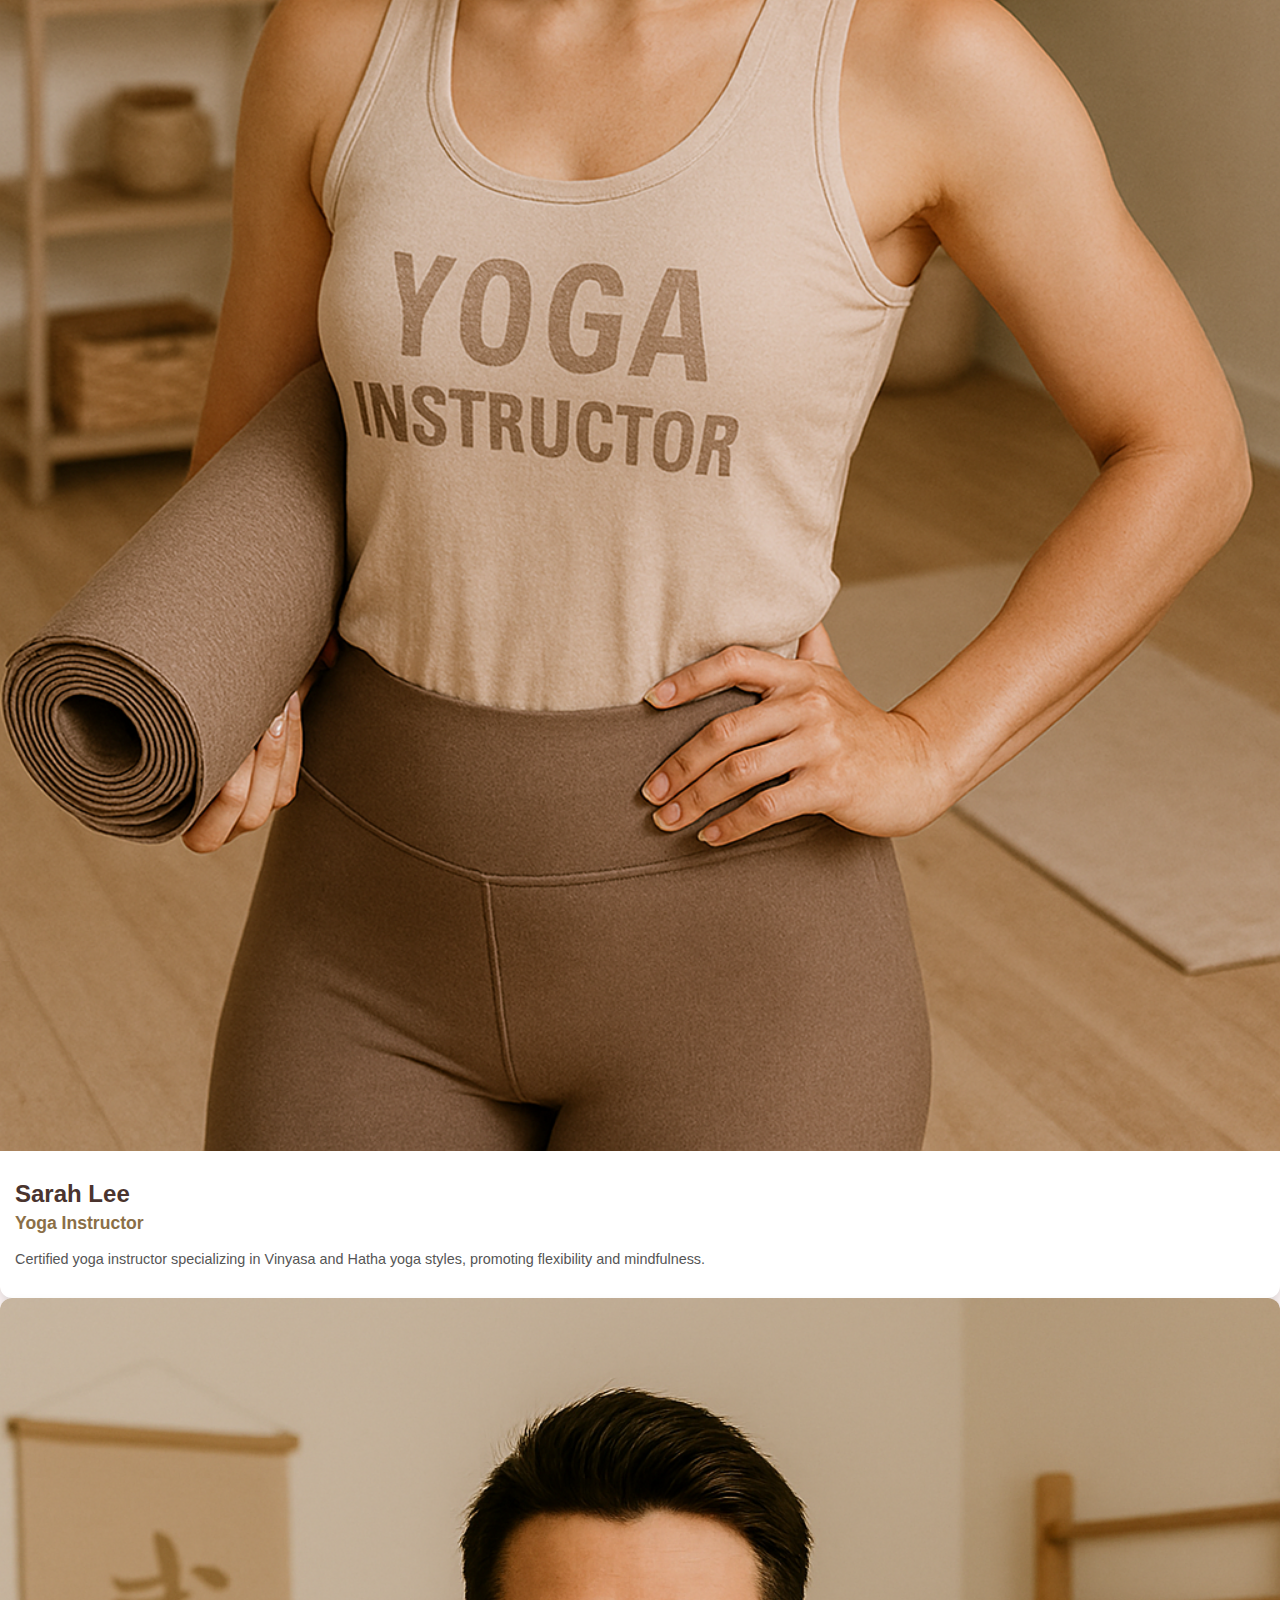
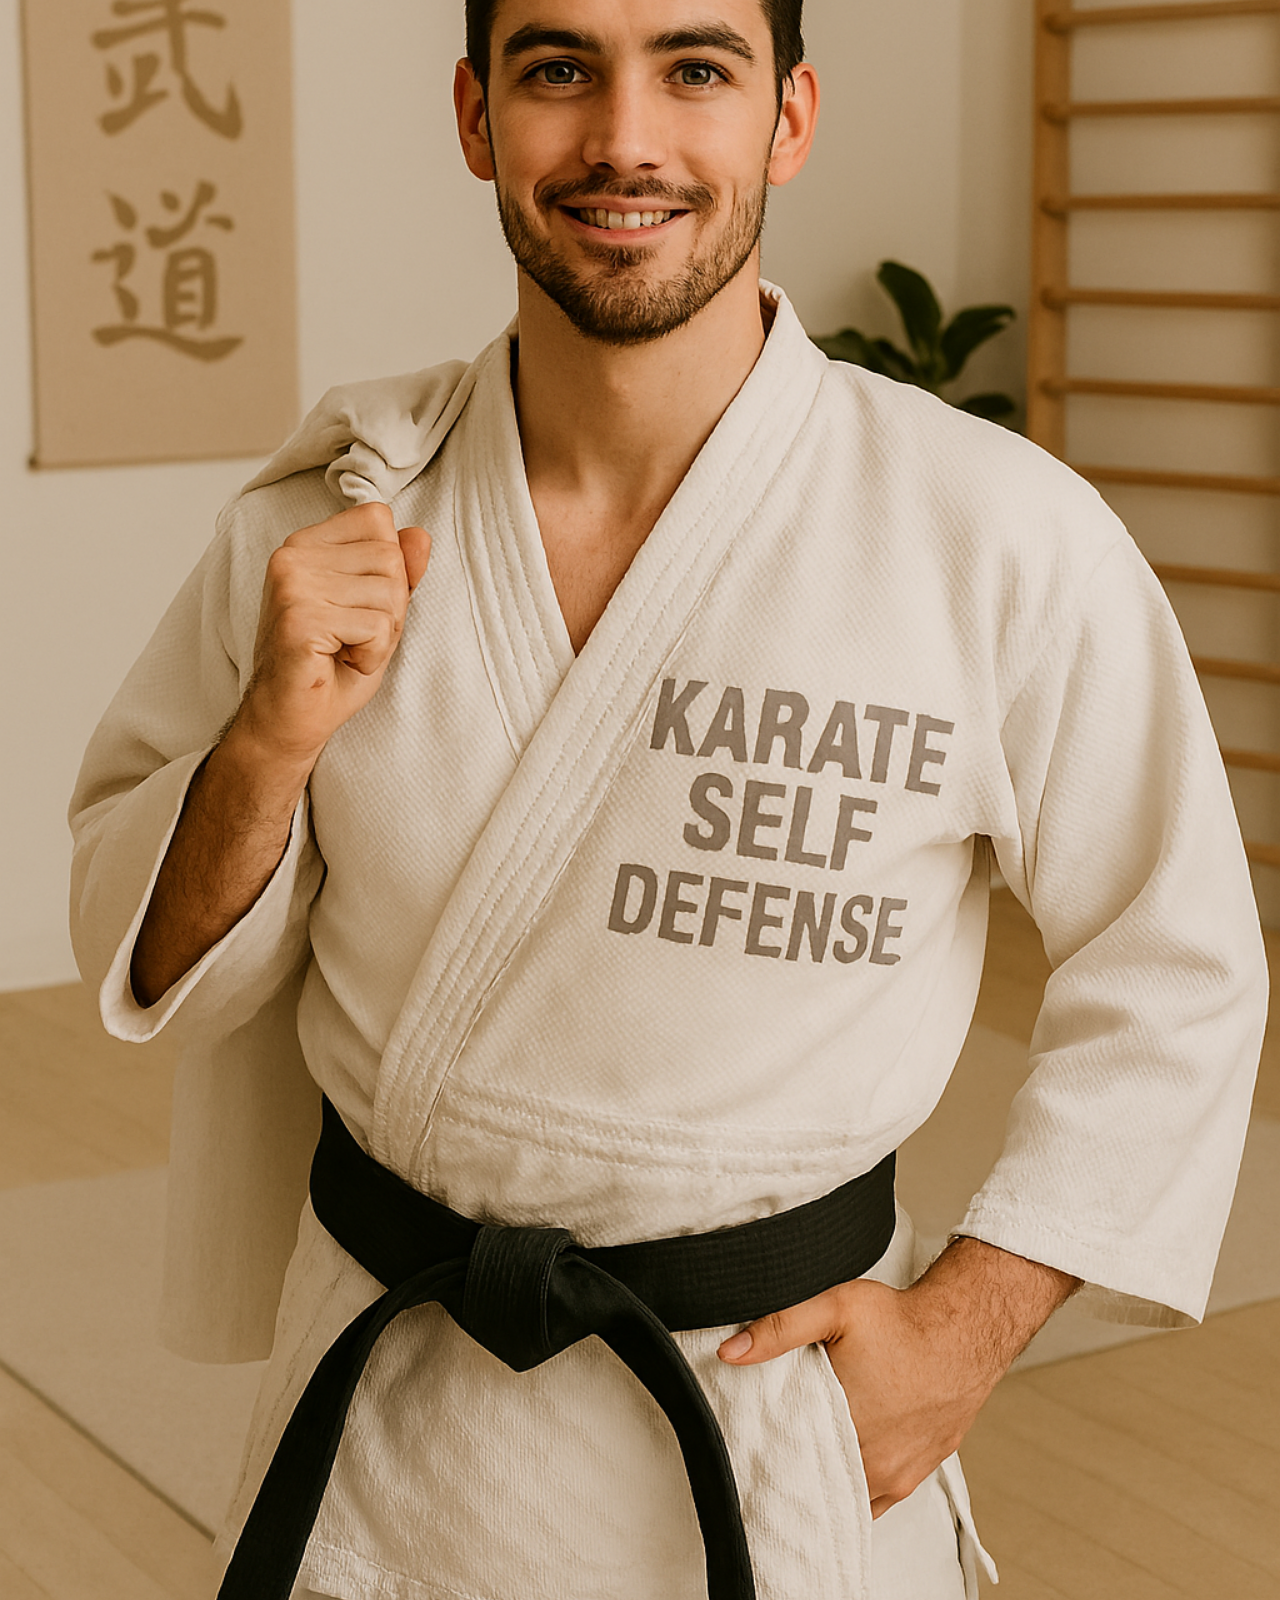
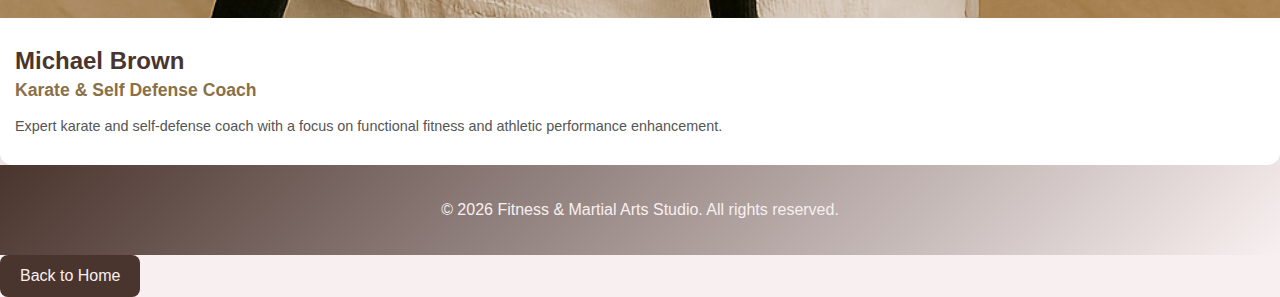
<file: Fitnnes/html/instructors.html>
<!DOCTYPE html>
<html lang="en">
<head>
    <meta charset="UTF-8">
    <meta name="viewport" content="width=device-width, initial-scale=1.0">
    <title>Our Instructors|FITNESS AND MARTIAL ARTS</title>
    <link rel="stylesheet" href="../css/instructors.css">
</head>
<body>
    <header>
        <h1>Meet Our Instructors</h1>
        <p>Dedicated Professionals Committed to Your Fitness Journey</p>
    </header>
    <div class="instructors">
        <div class="card">
            <h3>Arijeta Mustafa</h3>
            <p>Certified fitness coach specializing in strength training and weight loss and fuctional workouts.Empowering clients to become their strongest selves.</p>
        </div>
    </div>
</div>
</div class="card">
            <img src="../images/Boxing Coach.png" alt="Boxing Coach">
            <div class="card-content">
            <h3>John Smith</h3>
            <p>Professional boxing coach with a background in competitive boxing and martial arts training.</p>
        </div>
    </div>
</div>
  <div class="card">
            <img src="../images/Muay Thai Coach.png" alt="Muay Thai Coach">
            <div class="card-content">
            <h2>Emily Johnson</h2>
            <h4>Muay Thai Coach</h4>
            <p>Experienced Muay Thai coach with a background in traditional martial arts and combat sports training.</p>
        </div>
    </div>
    <div class="card">
            <img src="../images/Yoga Instructore.png" alt="Yoga Instructor">
            <div class="card-content">
            <h2>Sarah Lee</h2>
            <h4>Yoga Instructor</h4>
            <p>Certified yoga instructor specializing in Vinyasa and Hatha yoga styles, promoting flexibility and mindfulness.</p>
        </div>
    </div>
</div>
  <div class="card">
            <img src="../images/Karate&Self defense coach.png" alt="Karate&Self defense">
            <div class="card-content">
            <h2>Michael Brown</h2>
            <h4>Karate & Self Defense Coach</h4>
            <p>Expert karate and self-defense coach with a focus on functional fitness and athletic performance enhancement.</p>
        </div>
    </div>
</section>
<footer>
        <p>&copy; 2026 Fitness & Martial Arts Studio. All rights reserved.</p>
</footer>
<a href="home.html"><button class="button">Back to Home</button></a>
</body>
</html>
</file>
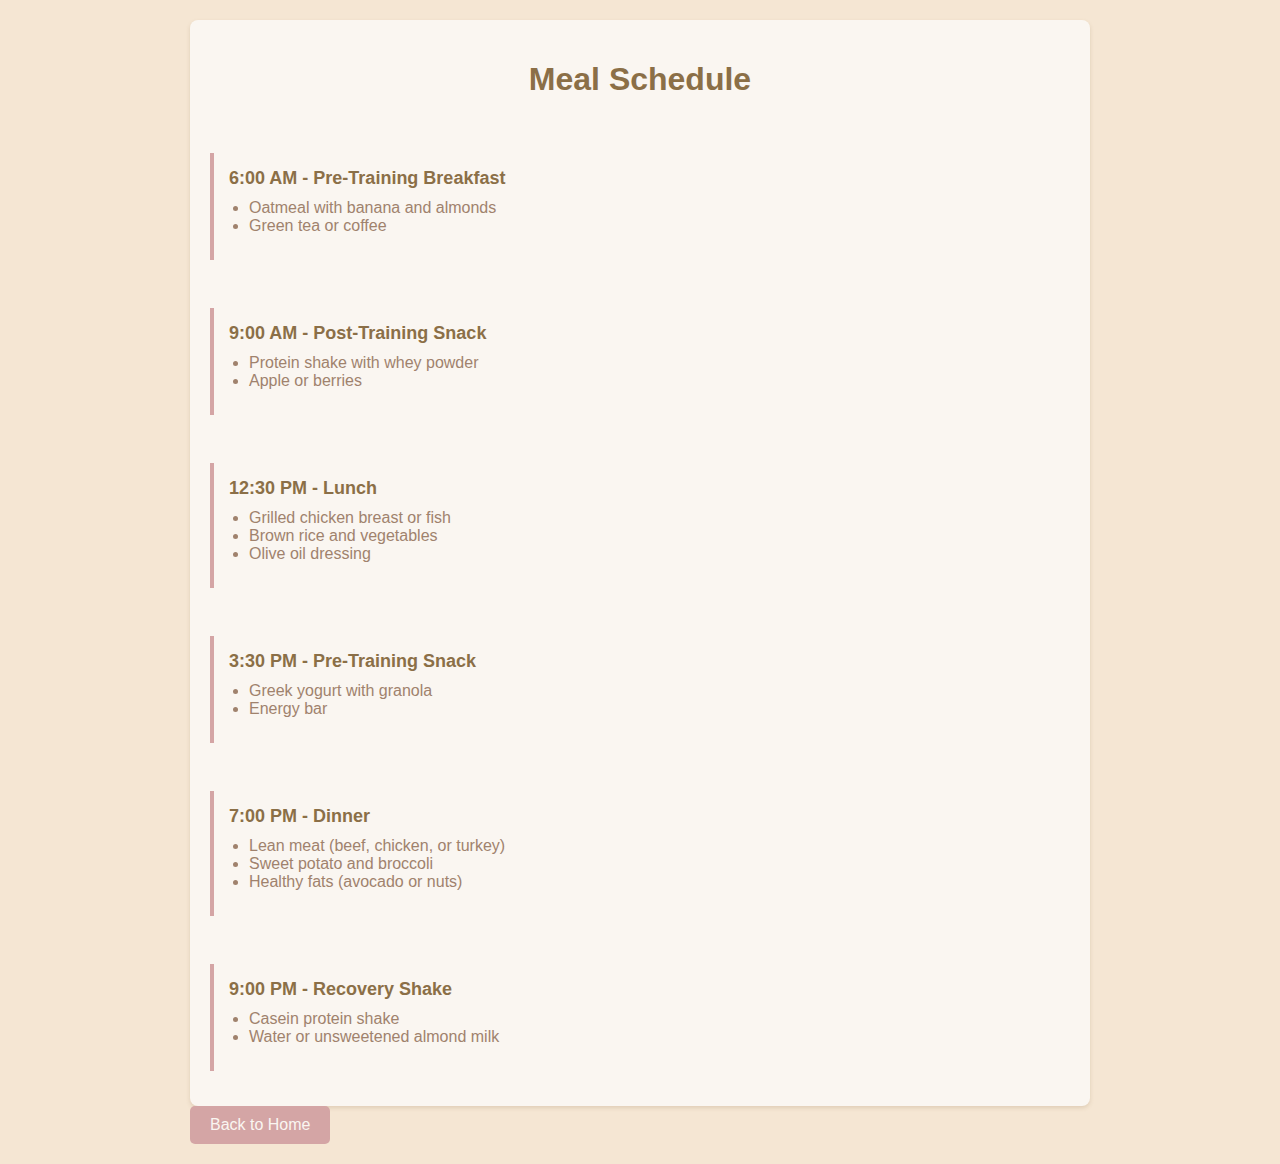
<file: Fitnnes/html/meal schedule.html>
<!DOCTYPE html>
<html lang="en">
<head>
    <meta charset="UTF-8">
    <meta name="viewport" content="width=device-width, initial-scale=1.0">
    <title>Ari Strong Studio Meal Schedule</title>
    <link rel="stylesheet" href="../css/ms.css">

    <div class="schedule-container">
        <h1>  Meal Schedule </h1>
        <br>
        <div class="meal-card">
            <div class="meal-time">6:00 AM - Pre-Training Breakfast</div>
            <div class="meal-content">
                <ul>
                    <li>Oatmeal with banana and almonds</li>
                    <li>Green tea or coffee</li>
                </ul>
            </div>
        </div>
<br>
        <div class="meal-card">
            <div class="meal-time">9:00 AM - Post-Training Snack</div>
            <div class="meal-content">
                <ul>
                    <li>Protein shake with whey powder</li>
                    <li>Apple or berries</li>
                </ul>
            </div>
        </div>
<br>
        <div class="meal-card">
            <div class="meal-time">12:30 PM - Lunch</div>
            <div class="meal-content">
                <ul>
                    <li>Grilled chicken breast or fish</li>
                    <li>Brown rice and vegetables</li>
                    <li>Olive oil dressing</li>
                </ul>
            </div>
        </div>
<br>
        <div class="meal-card">
            <div class="meal-time">3:30 PM - Pre-Training Snack</div>
            <div class="meal-content">
                <ul>
                    <li>Greek yogurt with granola</li>
                    <li>Energy bar</li>
                </ul>
            </div>
        </div>
<br>
        <div class="meal-card">
            <div class="meal-time">7:00 PM - Dinner</div>
            <div class="meal-content">
                <ul>
                    <li>Lean meat (beef, chicken, or turkey)</li>
                    <li>Sweet potato and broccoli</li>
                    <li>Healthy fats (avocado or nuts)</li>
                </ul>
            </div>
        </div>
<br>
        <div class="meal-card">
            <div class="meal-time">9:00 PM - Recovery Shake</div>
            <div class="meal-content">
                <ul>
                    <li>Casein protein shake</li>
                    <li>Water or unsweetened almond milk</li>
                </ul>
            </div>
        </div>
    </div>
    <a href="home.html"><button class="button">Back to Home</button></a>
</body>
</html>
</file>
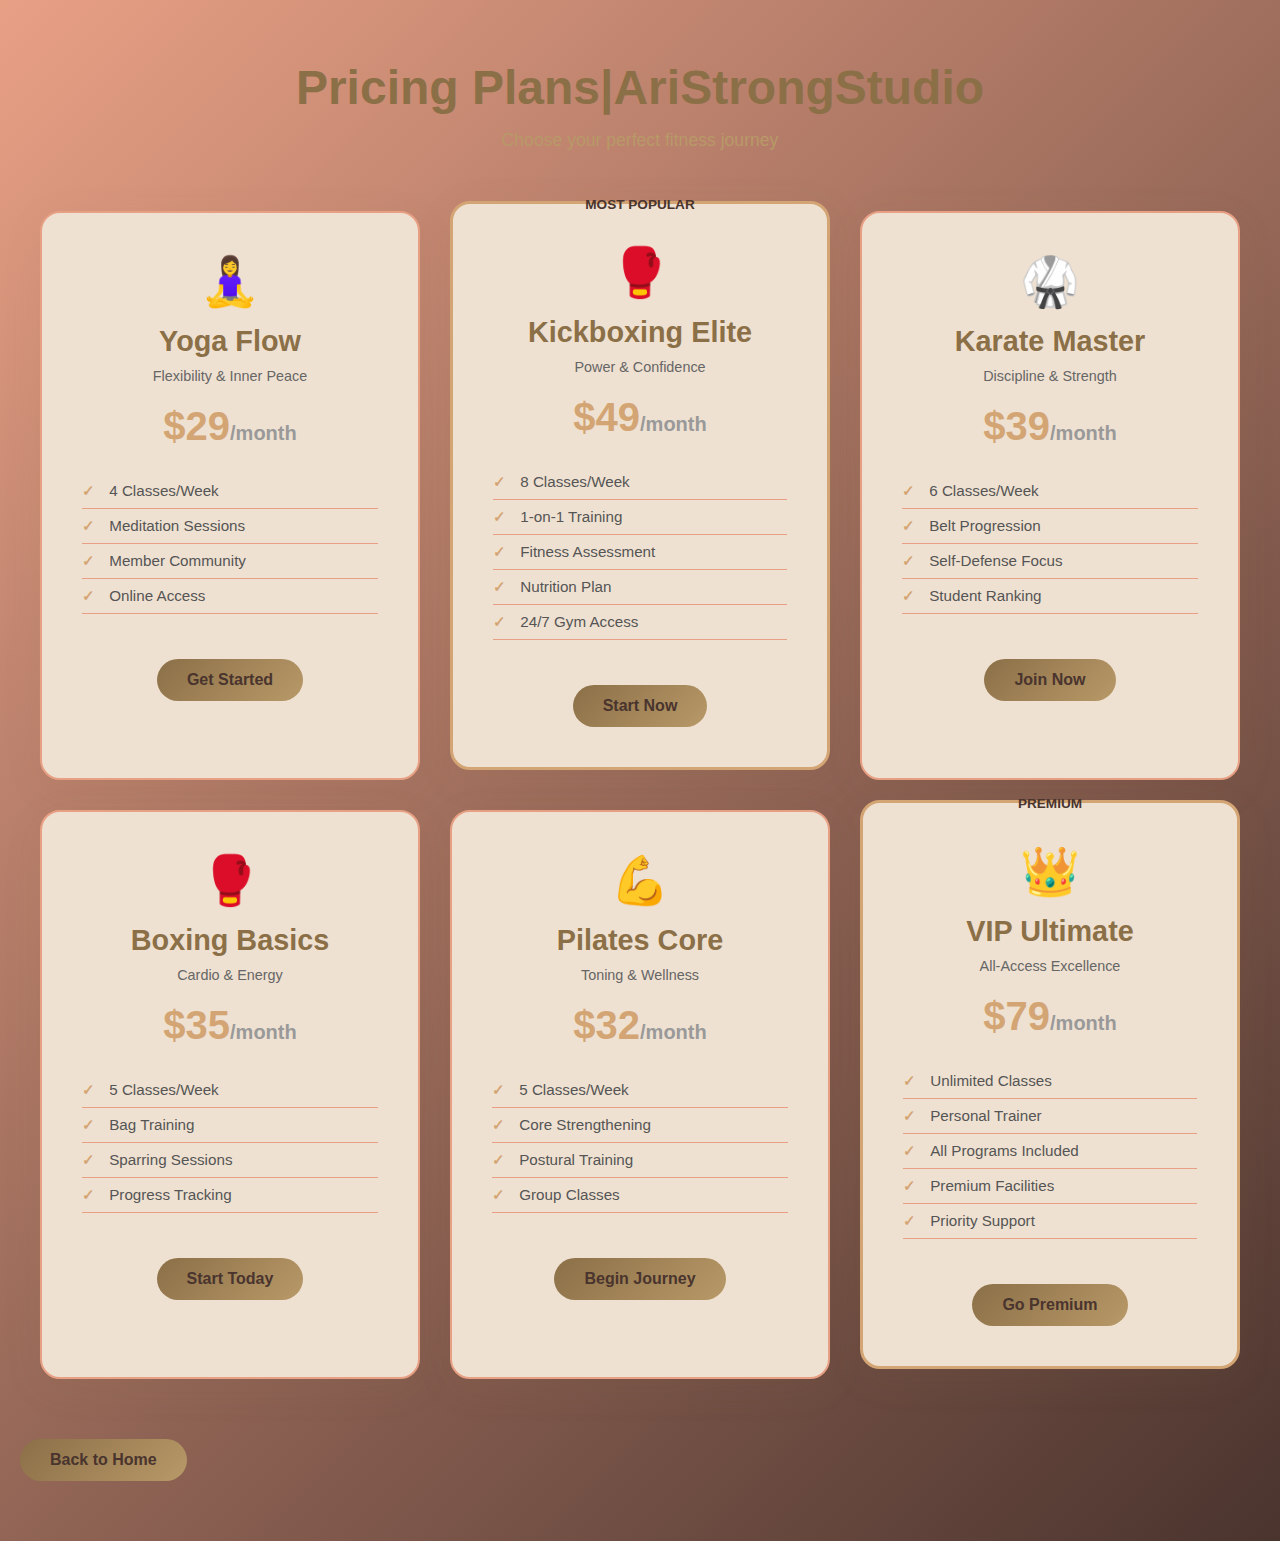
<file: Fitnnes/html/pricing.html>
<!DOCTYPE html>
<html lang="en">
<head>
    <meta charset="UTF-8">
    <meta name="viewport" content="width=device-width, initial-scale=1.0">
    <title>Fitness & Martial Arts Pricing</title>
    <link rel="stylesheet" href="../css/pricing.css">
</head>
<body>
    <div class="container">
        <h1>Pricing Plans|AriStrongStudio</h1>
        <p class="subtitle">Choose your perfect fitness journey</p>

        <div class="pricing-grid">
            <!-- Yoga Card -->
            <div class="card">
                <div class="icon">🧘‍♀️</div>
                <h3>Yoga Flow</h3>
                <p class="description">Flexibility & Inner Peace</p>
                <div class="price">$29<small>/month</small></div>
                <ul class="features">
                    <li>4 Classes/Week</li>
                    <li>Meditation Sessions</li>
                    <li>Member Community</li>
                    <li>Online Access</li>
                </ul>
                <button class="btn">Get Started</button>
            </div>

            <!-- Kickboxing Card (Featured) -->
            <div class="card featured">
                <div class="badge">MOST POPULAR</div>
                <div class="icon">🥊</div>
                <h3>Kickboxing Elite</h3>
                <p class="description">Power & Confidence</p>
                <div class="price">$49<small>/month</small></div>
                <ul class="features">
                    <li>8 Classes/Week</li>
                    <li>1-on-1 Training</li>
                    <li>Fitness Assessment</li>
                    <li>Nutrition Plan</li>
                    <li>24/7 Gym Access</li>
                </ul>
                <button class="btn">Start Now</button>
            </div>

            <!-- Martial Arts Card -->
            <div class="card">
                <div class="icon">🥋</div>
                <h3>Karate Master</h3>
                <p class="description">Discipline & Strength</p>
                <div class="price">$39<small>/month</small></div>
                <ul class="features">
                    <li>6 Classes/Week</li>
                    <li>Belt Progression</li>
                    <li>Self-Defense Focus</li>
                    <li>Student Ranking</li>
                </ul>
                <button class="btn">Join Now</button>
            </div>

            <!-- Boxing Card -->
            <div class="card">
                <div class="icon">🥊</div>
                <h3>Boxing Basics</h3>
                <p class="description">Cardio & Energy</p>
                <div class="price">$35<small>/month</small></div>
                <ul class="features">
                    <li>5 Classes/Week</li>
                    <li>Bag Training</li>
                    <li>Sparring Sessions</li>
                    <li>Progress Tracking</li>
                </ul>
                <button class="btn">Start Today</button>
            </div>

            <!-- Pilates Card -->
            <div class="card">
                <div class="icon">💪</div>
                <h3>Pilates Core</h3>
                <p class="description">Toning & Wellness</p>
                <div class="price">$32<small>/month</small></div>
                <ul class="features">
                    <li>5 Classes/Week</li>
                    <li>Core Strengthening</li>
                    <li>Postural Training</li>
                    <li>Group Classes</li>
                </ul>
                <button class="btn">Begin Journey</button>
            </div>

            <!-- VIP Card -->
            <div class="card featured">
                <div class="badge">PREMIUM</div>
                <div class="icon">👑</div>
                <h3>VIP Ultimate</h3>
                <p class="description">All-Access Excellence</p>
                <div class="price">$79<small>/month</small></div>
                <ul class="features">
                    <li>Unlimited Classes</li>
                    <li>Personal Trainer</li>
                    <li>All Programs Included</li>
                    <li>Premium Facilities</li>
                    <li>Priority Support</li>
                </ul>
                <button class="btn">Go Premium</button>
            </div>
        </div>
    </div>
    <a href="home.html"><button class="button">Back to Home</button></a>
    <script>
        document.querySelectorAll('.btn').forEach(button => {
            button.addEventListener('click', function() {
                const cardTitle = this.closest('.card').querySelector('h3').textContent;
                const price = this.closest('.card').querySelector('.price').textContent;
                alert(`You selected: ${cardTitle}\n${price}`);
            });
        });
    </script>
</body>
</html>
</file>
<file: Fitnnes/css/about us.css>
* {
  margin: 0;
  padding: 0;
  box-sizing: border-box;
}
body {
  font-family: 'Segoe UI', Tahoma, Geneva, Verdana, sans-serif;
  line-height: 1.7;
  color: #3d2817;
}
header {
  background: #8b7355;
  color: #f5e6d3;
  padding: 10px;
  text-align: center;
}
.container {
  max-width: 1000px;
  margin: 0 auto;
  padding: 40px 20px;
}
.section {
  margin-bottom: 40px;
}
h1 {
  color: #f5e6d3;
  margin-bottom: 20px;
}
h2 {
  color: #8b7355;
  margin-top: 30px;
  margin-bottom: 15px;
}
.mission,
.vision {
  background: #e8d4c0;
  padding: 15px;
  border-left: 20px solid #d4a8a8;
  margin: 50px 0;
}
ul {
  margin-left: 15px;
  margin-top: 10px;
}
li {
  margin: 10px 0;
}
.back-btn {
  display: inline-block;
  padding: 10px 15px;
  background-color: #a0826d;
  margin-top: 20px;
  color: #f5e6d3;
  text-decoration: none;
  font-weight: bold;
}
.back-btn:hover {
  text-decoration: underline;
  background-color: #8b7355;
}
</file>
<file: Fitnnes/css/blog.css>
* {
  margin: 0;
  padding: 0;
  box-sizing: border-box;
}
body {
  font-family: Arial, sans-serif;
  line-height: 1.6;
  color: #5a4a42;
}
header {
  background: #8b7355;
  color: #f5e6d3;
  padding: 2rem;
  text-align: center;
}
.container {
  max-width: 1000px;
  margin: 0 auto;
  padding: 2rem;
  background: #f5e6d3;
}
.blog-post {
  background: #ede4d3;
  padding: 1.5rem;
  margin: 1.5rem 0;
  border-left: 4px solid #d4a5a5;
  border-radius: 5px;
}
.blog-post h2 {
  color: #8b7355;
  margin-bottom: 0.5rem;
}
.blog-post .date {
  color: #a89080;
  font-size: 0.9rem;
  margin-bottom: 1rem;
}
.blog-post p {
  margin: 0.5rem 0;
  color: #5a4a42;
}
.button {
  display: inline-block;
  background: #d4a5a5;
  color: #f5e6d3;
  padding: 0.7rem 1.5rem;
  border: none;
  border-radius: 5px;
  font-size: 1rem;
  margin-top: 1rem;
  cursor: pointer;
  transition: background 0.3s ease;
}
.button:hover {
  background: #8b7355;
}
</file>
<file: Fitnnes/css/classes.css>
* {
  margin: 0;
  padding: 0;
  box-sizing: border-box;
}
body {
  font-family: Arial, sans-serif;
  background-color: #f5f1ed;
}

header {
  background: #8b7355;
  color: #f5f1ed;
  padding: 1rem 0;
  position: sticky;
  top: 0;
}

nav {
  display: flex;
  justify-content: space-between;
  align-items: center;
  max-width: 1200px;
  margin: 0 auto;
  padding: 0 2rem;
}

.logo a {
  font-size: 1.8rem;
  font-weight: bold;
}

nav ul {
  display: flex;
  list-style: none;
  gap: 2rem;
}

nav a {
  color: #d4a574;
  text-decoration: none;
  transition: color 0.3s;
}

nav a:hover {
  color: #f5f1ed;
}

h1 {
  text-align: center;
  color: #6b5344;
  margin-bottom: 40px;
}
h2 {
  color: #a68b7e;
  margin-top: 30px;
  margin-bottom: 20px;
  text-align: center;
}
.classes-container {
  display: grid;
  grid-template-columns: repeat(auto-fit, minmax(300px, 1fr));
  gap: 20px;
  max-width: 1200px;
  margin: 0 auto;
}
.class-card {
  background: white;
  padding: 20px;
  border-radius: 8px;
  box-shadow: 0 2px 8px rgba(0, 0, 0, 0.1);
  border-left: 4px solid #d4a89f;
}
.class-card h3 {
  color: #6b5344;
  margin-bottom: 10px;
}
.class-card p {
  color: #8b7355;
  line-height: 1.6;
  margin-bottom: 10px;
}
.time,
.level {
  font-size: 0.9em;
  color: #a68b7e;
}
.btn {
  display: inline-block;
  padding: 10px 20px;
  background: #d4a89f;
  color: white;
  text-decoration: none;
  border-radius: 4px;
  margin-top: 20px;
  text-align: center; 
}
.btn:hover {
  background: #8b7355;
}
</file>
<file: Fitnnes/css/contact.css>
body{
    margin: 0;
    font-family: 'Gill Sans', 'Gill Sans MT', Calibri, 'Trebuchet MS', sans-serif;
    background-color: #f8f0f0;
    color: #4a342e;
}
header{
    text-align: center;
    padding: 40px 20px;
    background: linear-gradient(135deg,#4a342e,#f8f0f0);
}
header h1{
    margin: 0;
    font-size:38px;
}
header p{
    margin-top: 10px;
    font-size: 16px;
}
.contact-container{
    display: flex;
    flex-wrap: wrap;
    gap: 40px;
    padding: 40px;
    max-width: 1100px;
    margin: auto;
}
.contact-container .contact-form{
    flex: 1;
    min-width: 280px;
}
.contact-info h2,
.contact-form h2{
    color: #4a342e;
    margin-bottom: 20px;
}
.contact-info p{
    margin: 10px 0;
    line-height: 1.6;
}
.contact-info strong{
    color: #4a342e;
}
form input,form textarea{
    width: 100%;
    padding: 12px;
    margin-bottom: 15px;
    border-radius: 8px;
    border: none;
    font-size: 14px;
}
form textarea{
    resize: vertical;
    height: 100px;
}
form button{
    background-color: #4a342e;
    color: #f8f0f0;
    padding: 12px 20px;
    border: none;
    border-radius: 8px;
    font-size: 16px;
    cursor: pointer;
    transition: background-color 0.3s ease;
}
form button:hover{
    background-color: #6b4a3e;
}
footer{
    text-align: center;
    padding: 20px;
    background-color: #4a342e;
    color: #f8f0f0;
    font-size: 14px;
    opacity: 0.8;
}
.button{
    background-color: #4a342e;
    color: #f8f0f0;
    border: none;
    padding: 10px 20px;
    border-radius: 5px;
    cursor: pointer;
    font-size: 16px;
}
</file>
<file: Fitnnes/css/gallery.css>
body{
    margin: 0;
    font-family: Georgia, 'Times New Roman', Times, serif;
    background-color: #f8f0f0;
    color: #d2b48c;
}
header{
    text-align: left;
    padding: 40px 20px;
    background: linear-gradient(135deg,#4a342e,#f8f0f0);
}
header h1{
    margin: 0;
    font-size: 45px;
    letter-spacing: 4px;
}
header p{
    margin-top: 10px;
    font-size: 16px;
    color: #e6c9b8;
}
.gallery{
    position: relative;
    grid-template-columns: repeat(auto-fit,minimax(250px,1fr));
    gap: 10px;
    padding: 20px ;
}
.gallery-item{
    position: relative;
    overflow: hidden;
    border-radius: 12px;
}
.gallery-item img{
    width: 100%;
    height: 100%;
    transition: transform 0.4s ease;
}
.gallery-item:hover img{
    transform: scale(1.1);
}
.overlay{
    position: absolute;
    inset: 0;
    background:rgba(0, 0, 0);
    display: flex;
    align-items: center;
    justify-content: center;
    opacity: 0;
    transition: opacity 0.4s ease;
}
.gallery-item:hover .overlay{
    opacity: 1;
}
.overlay span{
    font-size: 20px;
    font-weight: bold;
    text-transform: uppercase;
    letter-spacing: 1px;
}
footer{
    text-align: center;
    padding: 20px;
    background-color: #4a342e;
    font-size: 14px;
    opacity: 0.8;
}
.button{
    background-color: #4a342e;
    color: #f8f0f0;
    border: none;
    padding: 10px 20px;
    border-radius: 5px;
    cursor: pointer;
    font-size: 16px;
}
</file>
<file: Fitnnes/css/get started.css>
* {
  margin: 0;
  padding: 0;
  box-sizing: border-box;
  font-family: "Segoe UI", Tahoma, Geneva, Verdana, sans-serif;
}

body {
  background-color: #f5e6d3;
  color: #5c4033;
  line-height: 1.6;
}

header {
  background: #d4a5a5;
  padding: 2rem;
  text-align: center;
}

.container {
  max-width: 900px;
  margin: 20px auto;
  padding: 20px;
}

/* --- Personal Info Section --- */
.profile-card {
  background: #faf7f2;
  border-left: 8px solid #d4a5a5;
  padding: 20px;
  border-radius: 8px;
  margin-bottom: 30px;
  display: flex;
  align-items: center;
  gap: 20px;
}

.profile-img {
  width: 100px;
  height: 100px;
  background: #e8d4c8;
  border-radius: 50%;
  display: flex;
  align-items: center;
  justify-content: center;
  font-size: 3rem;
}

.info-details h2 {
  color: #6b4423;
  margin-bottom: 5px;
}

.stats-grid {
  display: grid;
  grid-template-columns: repeat(auto-fit, minmax(150px, 1fr));
  gap: 15px;
  margin-top: 10px;
}

.stat-item {
  background: #e8d4c8;
  padding: 10px;
  border-radius: 4px;
  text-align: center;
}

.stat-item span {
  display: block;
  font-size: 0.8rem;
  color: #6b4423;
  text-transform: uppercase;
}

/* --- Martial Arts / Fitness Sections --- */
.content-section {
  margin-bottom: 40px;
}

h3 {
  border-bottom: 2px solid #d4a5a5;
  display: inline-block;
  margin-bottom: 15px;
  padding-right: 20px;
  color: #6b4423;
}

.discipline-list {
  list-style: none;
}

.discipline-item {
  background: #faf7f2;
  color: #5c4033;
  margin-bottom: 10px;
  padding: 15px;
  border-radius: 5px;
  font-weight: bold;
}
.button{
  background-color: #d4a5a5;
  color: #faf6f1;
  border: none;
  padding: 10px 20px;
  border-radius: 5px;
  cursor: pointer;
  font-size: 16px;
}
</file>
<file: Fitnnes/css/instructors.css>
body{
    margin: 0;
    font-family: 'Gill Sans', 'Gill Sans MT', Calibri, 'Trebuchet MS', sans-serif;
    background-color: #f8f0f0;
    color: #4a342e;
 }
 header{
    text-align: center;
    padding: 40px 20px;
    background: linear-gradient(135deg,#4a342e,#f8f0f0);
 }
    header h1{
        margin: 0;
        font-size:38px;
    }
    header p{
        margin-top: 10px;
        font-size: 16px;
    }
    .instructors{
        display: grid;
        grid-template-columns: repeat(auto-fit,minmax(250px,1fr));
        gap: 20px;
        padding: 20px ;
    }
    .card{
        background-color: #fff;
        border-radius: 12px;
        box-shadow: 0 4px 8px rgba(0, 0, 0, 0.1);
        overflow: hidden;
        text-align: center;
        transition: transform 0.3s ease;
    }
    .card:hover{
        transform: translateY(-10px);
    }
    .card img{
        width: 100%;
        height: auto;
    }
    .card-content{
        padding: 15px;
        text-align: left;
    }
    .card-content h2{
        margin: 10px 0 5px 0;
        font-size: 1.5em;
        color: #4a342e;
    }
    .card-content h4{
        margin: 5px 0;
        font-size: 1.1em;
        color: #8b6f47;
    }
    .card-content p{
        font-size: 0.9em;
        line-height: 1.4;
        color: #555;
    }
    footer{
        text-align: center;
        padding: 20px;
        background: linear-gradient(135deg,#4a342e,#f8f0f0);
        color: #f8f0f0;
    } 
    .button {
        background-color: #4a342e;
        color: #f8f0f0;
        padding: 12px 20px;
        border: none;
        border-radius: 8px;
        font-size: 16px;
        cursor: pointer;
        transition: background-color 0.3s ease;
    }
</file>
<file: Fitnnes/css/ms.css>
body {
  font-family: Arial, sans-serif;
  max-width: 900px;
  margin: 0 auto;
  padding: 20px;
  background-color: #f5e6d3;
}
h1 {
  color: #8b6f47;
  text-align: center;
}
.schedule-container {
  background-color: #faf6f1;
  border-radius: 8px;
  padding: 20px;
  box-shadow: 0 2px 4px rgba(139, 111, 71, 0.2);
}
.meal-card {
  border-left: 4px solid #d4a5a5;
  padding: 15px;
  margin: 15px 0;
  background-color: #faf6f1;
}
.meal-time {
  font-weight: bold;
  color: #8b6f47;
  font-size: 18px;
}
.meal-content {
  margin-top: 10px;
  color: #a0826d;
}
ul {
  margin: 10px 0;
  padding-left: 20px;
}
.button {
  background-color: #d4a5a5;
  color: #faf6f1;
  border: none;
  padding: 10px 20px;
  border-radius: 5px;
  cursor: pointer;
  font-size: 16px;
}
</file>
<file: Fitnnes/css/pricing.css>
* {
            margin: 0;
            padding: 0;
            box-sizing: border-box;
        }

        body {
            font-family: 'Segoe UI', Tahoma, Geneva, Verdana, sans-serif;
            background: linear-gradient(135deg, #E8A085 0%, #4a342e 100%);
            padding: 60px 20px;
            min-height: 100vh;
        }

        .container {
            max-width: 1200px;
            margin: 0 auto;
        }

        h1 {
            text-align: center;
            color: #8b6f47;
            font-size: 3em;
            margin-bottom: 15px;
            font-weight: 700;
        }

        .subtitle {
            text-align: center;
            color: #b89968;
            margin-bottom: 60px;
            font-size: 1.1em;
        }

        .pricing-grid {
            display: grid;
            grid-template-columns: repeat(auto-fit, minmax(280px, 1fr));
            gap: 30px;
            margin-bottom: 60px;
        }

        .card {
            background: #efe1d1;
            border-radius: 20px;
            padding: 40px;
            text-align: center;
            box-shadow: 0 10px 40px rgba(139, 111, 71, 0.08);
            transition: all 0.3s ease;
            border: 2px solid #E8A085;
        }

        .card:hover {
            transform: translateY(-10px);
            box-shadow: 0 20px 50px rgba(139, 111, 71, 0.15);
            border-color: #d4a574;
        }

        .icon {
            font-size: 3em;
            margin-bottom: 15px;
        }

        .card h3 {
            color: #8b6f47;
            font-size: 1.8em;
            margin-bottom: 10px;
        }

        .description {
            color: #666;
            font-size: 0.9em;
            margin-bottom: 20px;
        }

        .price {
            font-size: 2.5em;
            color: #d4a574;
            font-weight: 700;
            margin: 20px 0;
        }

        .price small {
            font-size: 0.5em;
            color: #999;
        }

        .features {
            text-align: left;
            margin: 25px 0;
            font-size: 0.95em;
            color: #555;
        }

        .features li {
            list-style: none;
            padding: 8px 0;
            border-bottom: 1px solid #E8A085;
        }

        .features li:before {
            content: "✓ ";
            color: #d4a574;
            font-weight: bold;
            margin-right: 10px;
        }

        .btn {
            background: linear-gradient(135deg, #8b6f47, #b89968);
            color: #4a342e;
            border: none;
            padding: 12px 30px;
            border-radius: 25px;
            font-size: 1em;
            cursor: pointer;
            transition: all 0.3s ease;
            margin-top: 20px;
            font-weight: 600;
        }

        .btn:hover {
            transform: scale(1.05);
            box-shadow: 0 10px 25px rgba(139, 111, 71, 0.3);
        }

        .featured {
            border: 3px solid #d4a574;
            position: relative;
            top: -10px;
        }

        .badge {
            position: absolute;
            top: -15px;
            left: 50%;
            transform: translateX(-50%);
            background: linear-gradient(135deg, #8b6f47, #b89968) url();
            color: #4a342e;
            padding: 8px 20px;
            border-radius: 20px;
            font-size: 0.85em;
            font-weight: 700;
        }
        .button {
            margin: 0 auto;
            background: linear-gradient(135deg, #8b6f47, #b89968);
            color: #4a342e;
            border: none;
            padding: 12px 30px;
            border-radius: 25px;
            font-size: 1em;
            cursor: pointer;
            font-weight: 600;
        }
</file>
<file: Fitnnes/css/style.css>
/* Reset & Base Styles */
* {
    margin: 0;
    padding: 0;
    box-sizing: border-box;
    font-family: Arial, Helvetica, sans-serif;
}

body {
    background-color: #f4f6f8;
    color: #333;
    line-height: 1.6;
    justify-content: center;
}

/* Navigation Menu */
li {
    list-style: none;
    display: inline-block;
    margin: 15px;
}

li a {
    text-decoration: none;
    color: #222;
    font-weight: bold;
    text-transform: capitalize;
    transition: color 0.3s ease;
    text-align: center;
    align-items: center;
}

li a:hover {
    color: #d2b48c;
}

/* Header */
header {
    background: pink;
    color: white;
    padding: 40px 20px;
    text-align: center;
}

header h1 {
    font-size: 2.5rem;
    margin-bottom: 15px;
}

header nav a {
    display: inline-block;
    padding: 12px 25px;
    background-color: #d2b48c;
    color: white;
    text-decoration: none;
    border-radius: 30px;
    font-weight: bold;
}

header nav a:hover {
    background-color: #f8c8d0;
}

/* Gallery */
.gallery-container {
    padding: 40px 20px;
    display: flex;
    justify-content: center;
}

.gallery-grid {
    max-width: 900px;
    width: 100%;
}

.gallery-item {
    position: relative;
    overflow: hidden;
    border-radius: 15px;
    box-shadow: 0 10px 25px rgba(0,0,0,0.15);
}

.gallery-item img {
    width: 100%;
    display: block;
    border-radius: 15px;
}

.caption {
    position: absolute;
    bottom: 0;
    width: 100%;
    background: rgba(0,0,0,0.6);
    color: white;
    padding: 15px;
    text-align: center;
    font-size: 1.1rem;
}

/* Sections */
section {
    padding: 50px 20px;
    text-align: center;
}

section h2 {
    font-size: 2rem;
    margin-bottom: 15px;
    color: #222;
}

section p {
    max-width: 700px;
    margin: auto;
    font-size: 1.05rem;
    color: #555;
}

/* Info Cards */
.A.M {
    display: flex;
    justify-content: center;
    flex-wrap: wrap;
    gap: 20px;
}

.A.M > div {
    background: white;
    padding: 25px;
    width: 250px;
    border-radius: 15px;
    box-shadow: 0 8px 20px rgba(0,0,0,0.1);
    transition: transform 0.3s ease;
}

.A.M > div:hover {
    transform: translateY(-5px);
}

.A.M h3 {
    margin-bottom: 10px;
    color: #d2b48c;
}

/* Footer */
footer {
    background-color: #d2b48c;
    color: white;
    text-align: center;
    padding: 20px;;
}
</file>
